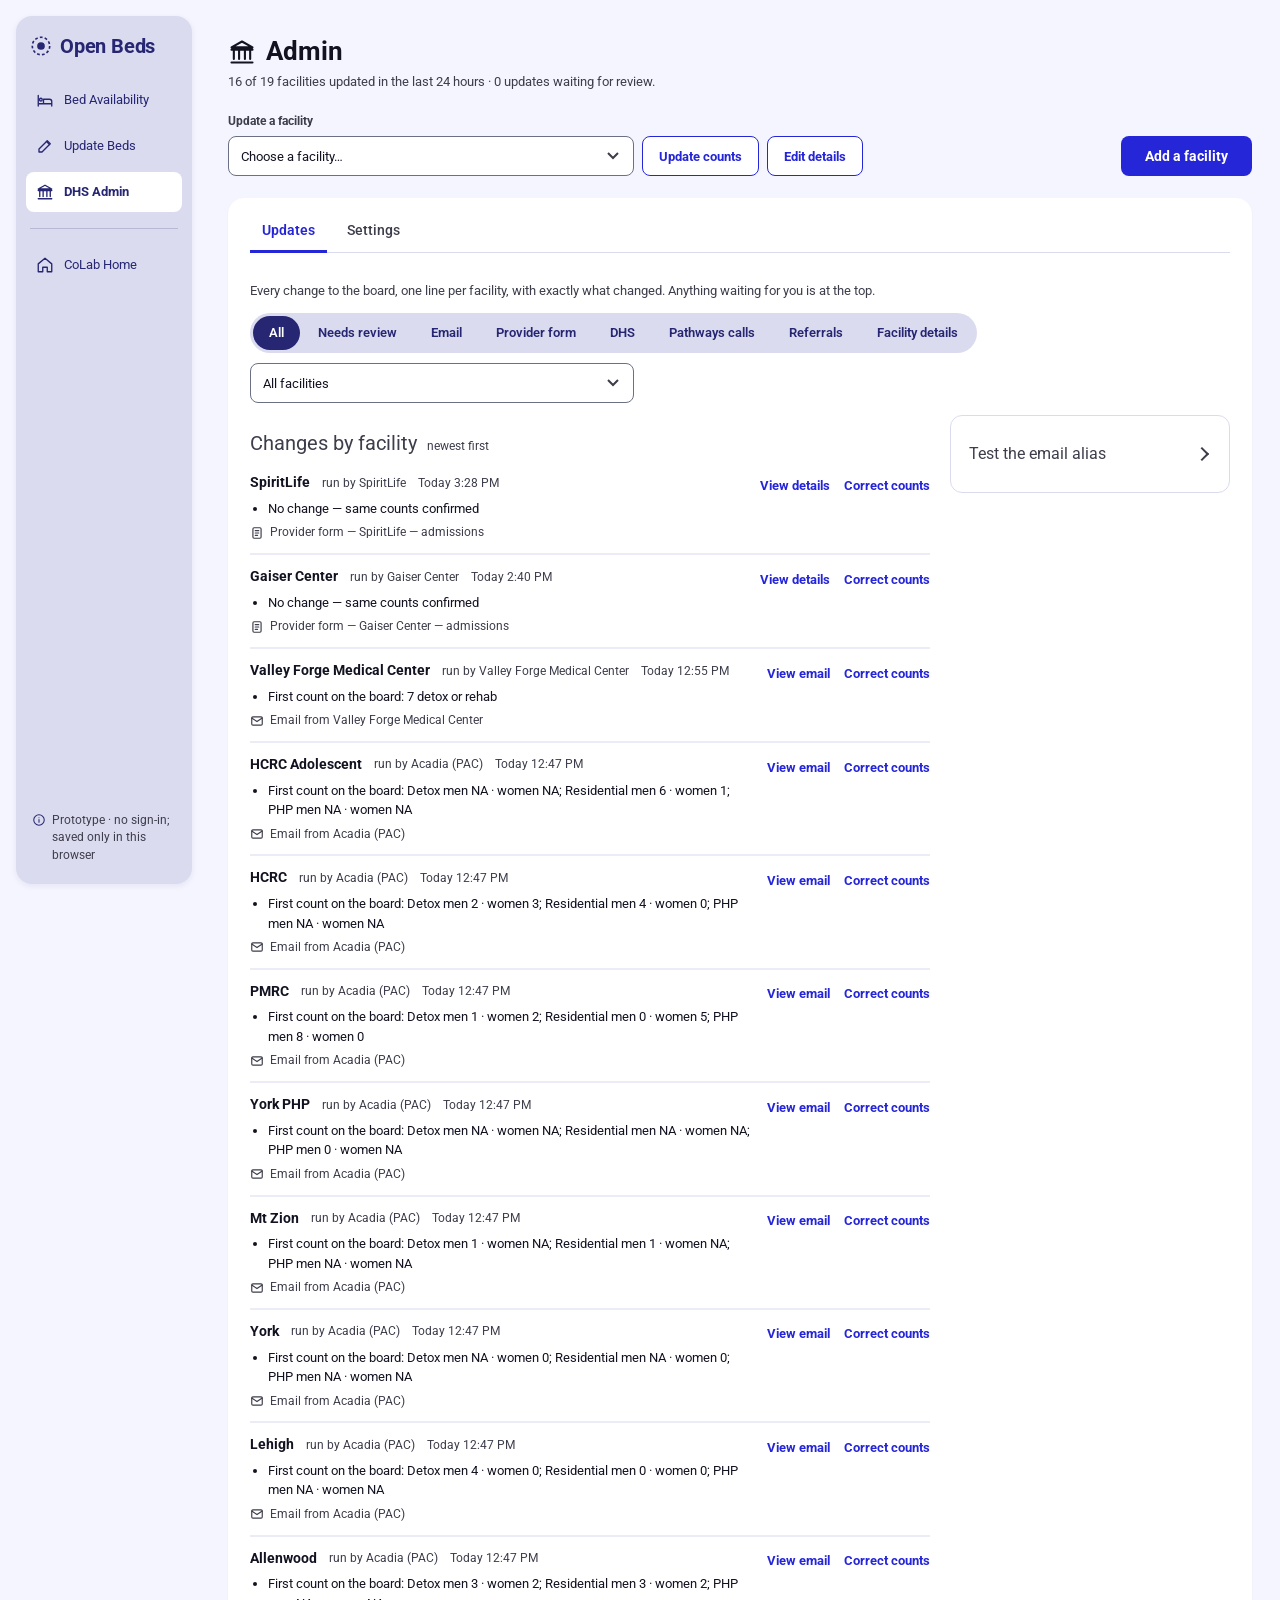
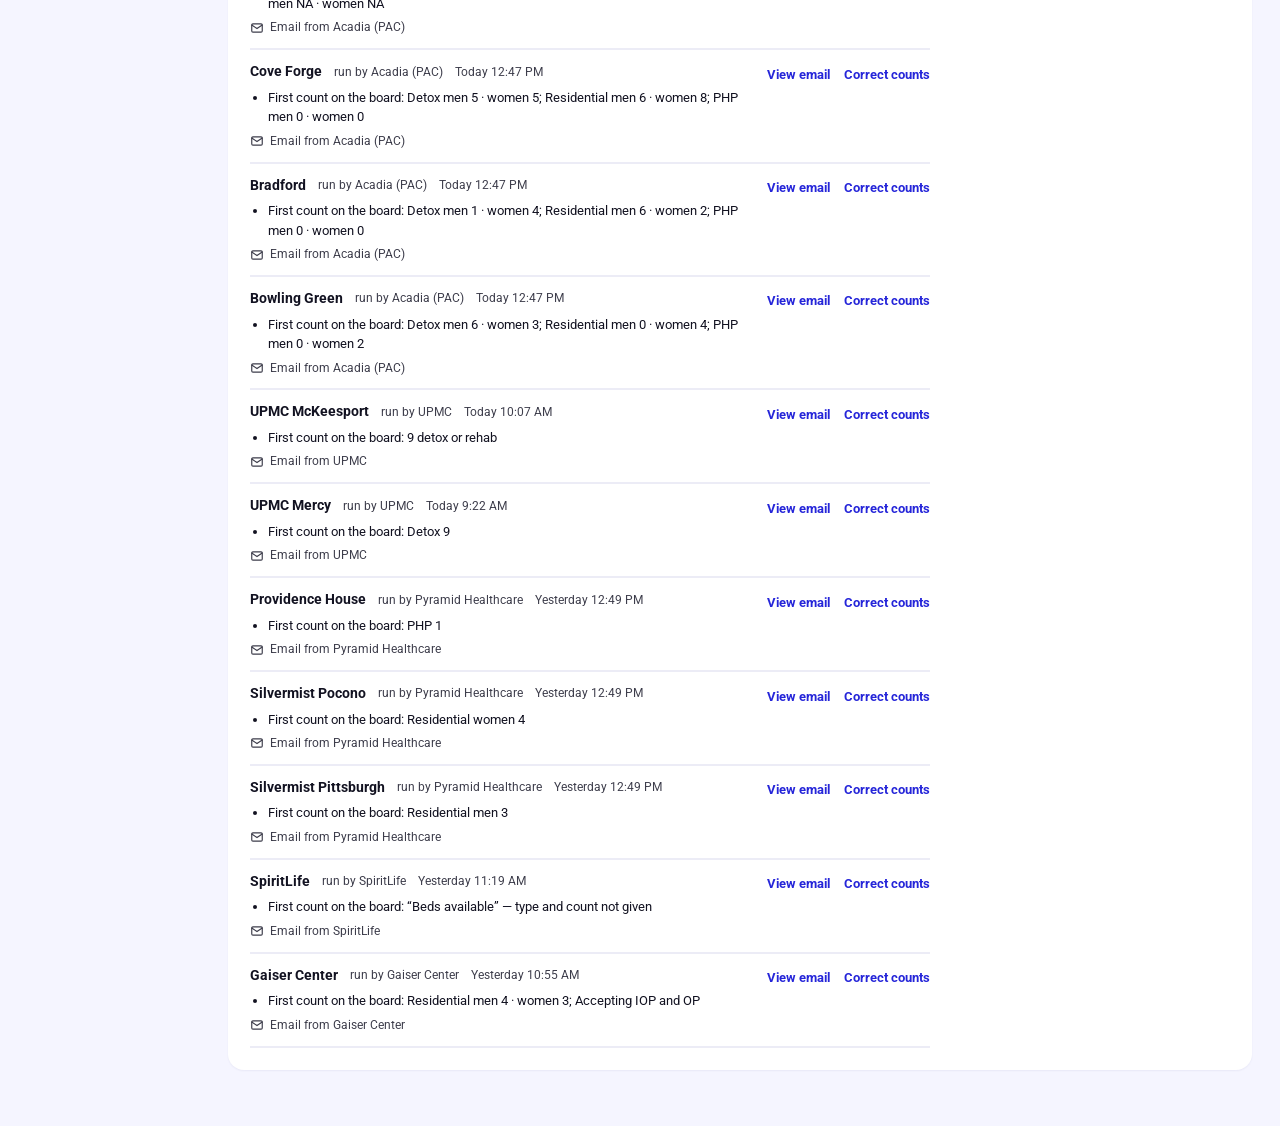
<file: admin.html>
<!doctype html>
<html lang="en">
<head>
  <meta charset="utf-8">
  <meta name="viewport" content="width=device-width, initial-scale=1">
  <title>Open Beds — Admin</title>
  <meta name="description" content="DHS admin for the Open Beds board: every update, review, new facilities and settings.">
  <link rel="preconnect" href="https://fonts.googleapis.com">
  <link rel="preconnect" href="https://fonts.gstatic.com" crossorigin>
  <link href="https://fonts.googleapis.com/css2?family=Roboto:wght@400;500;600;700&display=swap" rel="stylesheet">
  <link rel="icon" href="data:image/svg+xml,%3Csvg xmlns=%27http://www.w3.org/2000/svg%27 viewBox=%270 0 24 24%27%3E%3Ccircle cx=%2712%27 cy=%2712%27 r=%279.5%27 fill=%27none%27 stroke=%27%23262673%27 stroke-width=%272%27 stroke-dasharray=%273 2.4%27/%3E%3Ccircle cx=%2712%27 cy=%2712%27 r=%274.5%27 fill=%27%23262673%27/%3E%3C/svg%3E">
  <link rel="stylesheet" href="assets/styles.css?v=202611141048">
  <link rel="stylesheet" href="assets/colab.css?v=202611141048">
</head>
<body>
  <a class="skip" href="#admin-main">Skip to content</a>
<div class="hub">
  <nav class="sidebar" aria-label="Open Beds">
    <a class="brand" href="index.html"><svg class="icon" width="22" height="22" viewBox="0 0 24 24" fill="none" stroke="currentColor" stroke-width="1.8" aria-hidden="true"><circle cx="12" cy="12" r="9.5" stroke-dasharray="3 2.4"/><circle cx="12" cy="12" r="4.2" fill="currentColor" stroke="none"/></svg>Open Beds</a>
    <a class="side-link" href="index.html"><svg class="icon" width="18" height="18" viewBox="0 0 24 24" fill="none" stroke="currentColor" stroke-width="1.8" stroke-linecap="round" stroke-linejoin="round" aria-hidden="true"><path d="M3 20V6M21 20v-6a3 3 0 0 0-3-3h-8v6M3 17h18"/><circle cx="6.5" cy="11.5" r="1.8"/></svg>Bed Availability</a>
    <a class="side-link" href="update.html"><svg class="icon" width="18" height="18" viewBox="0 0 24 24" fill="none" stroke="currentColor" stroke-width="1.8" stroke-linecap="round" stroke-linejoin="round" aria-hidden="true"><path d="M4 20h4L19 9l-4-4L4 16z"/><path d="M14 6l4 4"/></svg>Update Beds</a>
    <a class="side-link" href="admin.html" aria-current="page"><svg class="icon" width="18" height="18" viewBox="0 0 24 24" fill="none" stroke="currentColor" stroke-width="1.8" stroke-linecap="round" stroke-linejoin="round" aria-hidden="true"><path d="M3 10h18M12 3l9 5H3zM5 10v8M9.5 10v8M14.5 10v8M19 10v8M3 21h18"/></svg>DHS Admin</a>
    <div class="side-divider" role="separator"></div>
    <a class="side-link" href="https://rrybalov.github.io/colab-client-profile/"><svg class="icon" width="18" height="18" viewBox="0 0 24 24" fill="none" stroke="currentColor" stroke-width="1.8" stroke-linecap="round" stroke-linejoin="round" aria-hidden="true"><path d="M3 10.5 12 3l9 7.5V21h-6v-6H9v6H3z"/></svg>CoLab Home</a>
    <p class="side-note"><svg class="icon" width="14" height="14" viewBox="0 0 24 24" fill="none" stroke="currentColor" stroke-width="1.8" stroke-linecap="round" stroke-linejoin="round" aria-hidden="true"><circle cx="12" cy="12" r="9"/><path d="M12 11v5M12 8h.01"/></svg>Prototype · no sign-in; saved only in this browser</p>
  </nav>

  <main class="hub-main" id="admin-main" tabindex="-1">
    <section class="page-h">
      <h1 class="page-title"><svg class="icon" width="28" height="28" viewBox="0 0 24 24" fill="none" stroke="currentColor" stroke-width="1.8" stroke-linecap="round" stroke-linejoin="round" aria-hidden="true"><path d="M3 10h18M12 3l9 5H3zM5 10v8M9.5 10v8M14.5 10v8M19 10v8M3 21h18"/></svg>Admin</h1>
      <p id="admin-meta"></p>
    </section>

    <div class="admin-actions">
      <div class="pick">
        <label class="lbl" for="pick-site">Update a facility</label>
        <div class="pick-row"><select id="pick-site" class="sel-in"></select><button type="button" class="btn" id="pick-go">Update counts</button><button type="button" class="btn" id="pick-details">Edit details</button></div>
      </div>
      <button type="button" class="btn primary" id="add-site">Add a facility</button>
    </div>

    <section class="panel-card board-card admin-card" aria-label="Updates and settings">
    <div class="viewbar">
      <div class="tabs" role="tablist" aria-label="Admin sections">
        <button type="button" role="tab" id="t-updates" aria-controls="p-updates" aria-selected="true">Updates<span class="badge" id="review-badge" hidden></span></button>
        <button type="button" role="tab" id="t-settings" aria-controls="p-settings" aria-selected="false" tabindex="-1">Settings</button>
      </div>
    </div>
    <p class="status" id="a-status" aria-live="polite"></p>

    <section id="p-updates" role="tabpanel" aria-labelledby="t-updates">
      <p class="hint">Every change to the board, one line per facility, with exactly what changed. Anything waiting for you is at the top.</p>
      <div class="upd-filters">
        <div class="seg" id="upd-filter" role="radiogroup" aria-label="Show updates"></div>
        <div class="field" style="margin:0"><label class="sr" for="upd-site">Facility</label><select id="upd-site" class="sel-in"></select></div>
      </div>
      <div class="admin-grid" style="margin-top:12px">
        <div class="main-col"><div id="upd-list"></div></div>
        <aside class="side-col">
          <details class="panel sim" style="margin-top:0">
            <summary><h2 id="sim-h">Test the email alias</h2></summary>
            <p class="hint">Stands in for the future alias. Recognized senders publish automatically; anything the parser isn’t sure of waits for review.</p>
            <div class="field">
              <label class="lbl" for="sim-example">Load an example</label>
              <select id="sim-example" class="sel-in"></select>
            </div>
            <div class="field"><label class="lbl" for="sim-from">From</label><input id="sim-from" class="input wide" type="email" autocomplete="off"></div>
            <div class="field"><label class="lbl" for="sim-subject">Subject</label><input id="sim-subject" class="input wide" type="text" autocomplete="off"></div>
            <div class="field"><label class="lbl" for="sim-body">Body</label><textarea id="sim-body" class="input wide" rows="8"></textarea></div>
            <div class="btnrow"><button type="button" class="btn primary" id="sim-send">Receive email</button></div>
            <div id="sim-result" role="status"></div>
          </details>
        </aside>
      </div>
    </section>

    <section id="p-settings" role="tabpanel" aria-labelledby="t-settings" hidden>
      <div class="panel">
        <h2>Email publishing</h2>
        <label class="toggle-row"><input type="checkbox" id="set-auto"> <span><b>Publish recognized emails automatically.</b> Emails from unknown senders, or with counts the parser can’t place, always wait for review.</span></label>
      </div>
      <div class="panel">
        <h2>Known senders</h2>
        <p class="hint">An email is matched to a provider by its sender’s domain.</p>
        <div class="gridwrap"><table class="sitetbl" style="min-width:0"><thead><tr><th scope="col">Provider</th><th scope="col">Sender domains</th><th scope="col">Facilities</th></tr></thead><tbody id="sender-rows"></tbody></table></div>
      </div>
      <div class="panel">
        <h2>Demo data</h2>
        <p class="hint">Clears everything in this browser and reloads the 7 sample emails.</p>
        <button type="button" class="btn danger" id="reset">Reset demo data</button>
      </div>
    </section>
    </section>
  </main>
</div>
<div class="dialog-wrap" id="dlg-wrap" hidden>
    <div class="dialog" role="dialog" aria-modal="true" aria-labelledby="dlg-h" id="dlg"></div>
  </div>

  <script src="data/sites.js?v=202611141048"></script>
  <script src="data/sample-emails.js?v=202611141048"></script>
  <script src="assets/parser.js?v=202611141048"></script>
  <script src="assets/store.js?v=202611141048"></script>
  <script src="assets/common.js?v=202611141048"></script>
  <script src="assets/editor.js?v=202611141048"></script>
  <script src="assets/profile.js?v=202611141048"></script>
  <script src="assets/facility.js?v=202611141048"></script>
  <script src="assets/admin.js?v=202611141048"></script>
</body>
</html>
</file>
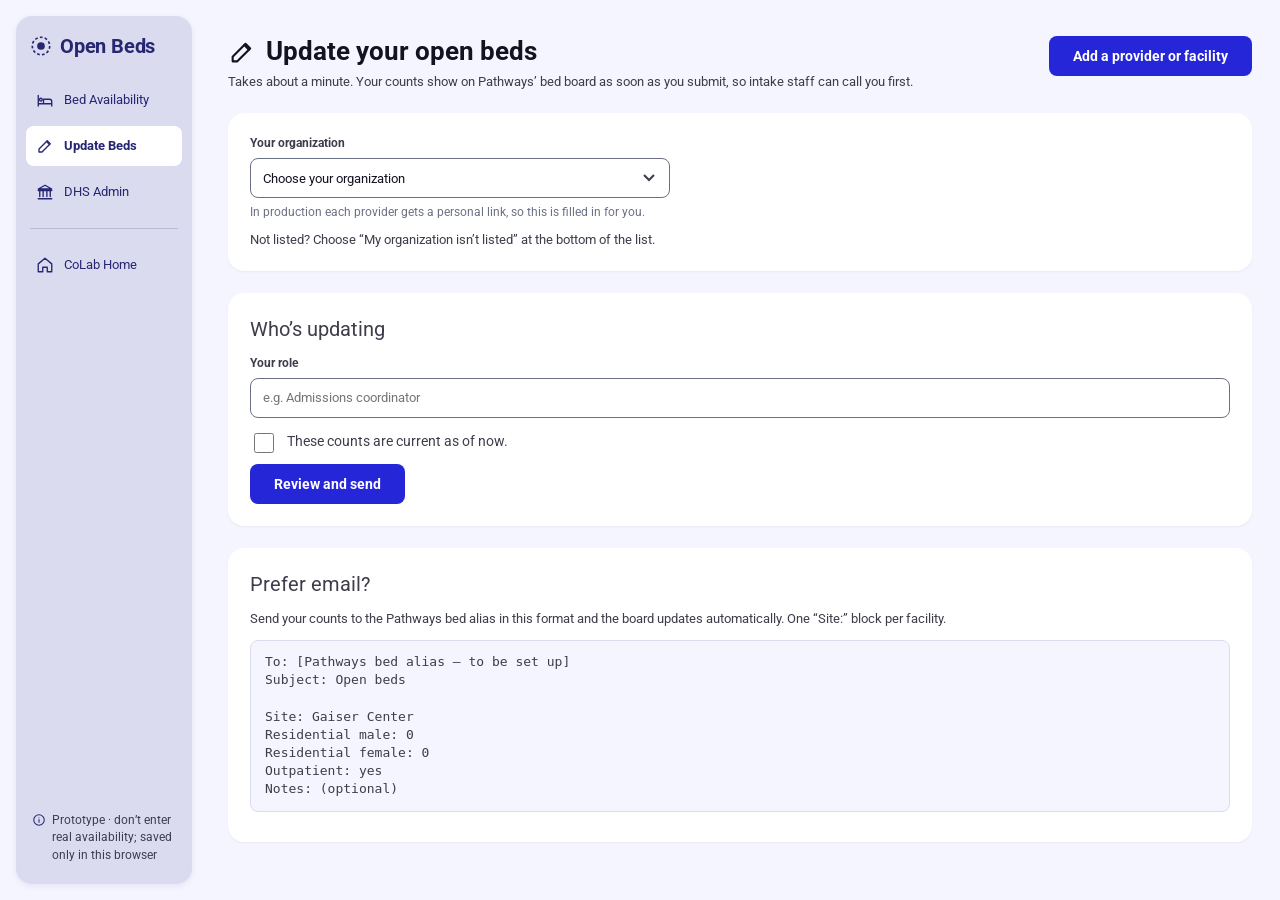
<file: update.html>
<!doctype html>
<html lang="en">
<head>
  <meta charset="utf-8">
  <meta name="viewport" content="width=device-width, initial-scale=1">
  <title>Open Beds — Update your beds</title>
  <meta name="description" content="Providers: tell Pathways how many beds you have open today.">
  <link rel="preconnect" href="https://fonts.googleapis.com">
  <link rel="preconnect" href="https://fonts.gstatic.com" crossorigin>
  <link href="https://fonts.googleapis.com/css2?family=Roboto:wght@400;500;600;700&display=swap" rel="stylesheet">
  <link rel="icon" href="data:image/svg+xml,%3Csvg xmlns=%27http://www.w3.org/2000/svg%27 viewBox=%270 0 24 24%27%3E%3Ccircle cx=%2712%27 cy=%2712%27 r=%279.5%27 fill=%27none%27 stroke=%27%23262673%27 stroke-width=%272%27 stroke-dasharray=%273 2.4%27/%3E%3Ccircle cx=%2712%27 cy=%2712%27 r=%274.5%27 fill=%27%23262673%27/%3E%3C/svg%3E">
  <link rel="stylesheet" href="assets/styles.css?v=202611141048">
  <link rel="stylesheet" href="assets/colab.css?v=202611141048">
</head>
<body>
  <a class="skip" href="#form-main">Skip to form</a>
<div class="hub">
  <nav class="sidebar" aria-label="Open Beds">
    <a class="brand" href="index.html"><svg class="icon" width="22" height="22" viewBox="0 0 24 24" fill="none" stroke="currentColor" stroke-width="1.8" aria-hidden="true"><circle cx="12" cy="12" r="9.5" stroke-dasharray="3 2.4"/><circle cx="12" cy="12" r="4.2" fill="currentColor" stroke="none"/></svg>Open Beds</a>
    <a class="side-link" href="index.html"><svg class="icon" width="18" height="18" viewBox="0 0 24 24" fill="none" stroke="currentColor" stroke-width="1.8" stroke-linecap="round" stroke-linejoin="round" aria-hidden="true"><path d="M3 20V6M21 20v-6a3 3 0 0 0-3-3h-8v6M3 17h18"/><circle cx="6.5" cy="11.5" r="1.8"/></svg>Bed Availability</a>
    <a class="side-link" href="update.html" aria-current="page"><svg class="icon" width="18" height="18" viewBox="0 0 24 24" fill="none" stroke="currentColor" stroke-width="1.8" stroke-linecap="round" stroke-linejoin="round" aria-hidden="true"><path d="M4 20h4L19 9l-4-4L4 16z"/><path d="M14 6l4 4"/></svg>Update Beds</a>
    <a class="side-link" href="admin.html"><svg class="icon" width="18" height="18" viewBox="0 0 24 24" fill="none" stroke="currentColor" stroke-width="1.8" stroke-linecap="round" stroke-linejoin="round" aria-hidden="true"><path d="M3 10h18M12 3l9 5H3zM5 10v8M9.5 10v8M14.5 10v8M19 10v8M3 21h18"/></svg>DHS Admin</a>
    <div class="side-divider" role="separator"></div>
    <a class="side-link" href="https://rrybalov.github.io/colab-client-profile/"><svg class="icon" width="18" height="18" viewBox="0 0 24 24" fill="none" stroke="currentColor" stroke-width="1.8" stroke-linecap="round" stroke-linejoin="round" aria-hidden="true"><path d="M3 10.5 12 3l9 7.5V21h-6v-6H9v6H3z"/></svg>CoLab Home</a>
    <p class="side-note"><svg class="icon" width="14" height="14" viewBox="0 0 24 24" fill="none" stroke="currentColor" stroke-width="1.8" stroke-linecap="round" stroke-linejoin="round" aria-hidden="true"><circle cx="12" cy="12" r="9"/><path d="M12 11v5M12 8h.01"/></svg>Prototype · don’t enter real availability; saved only in this browser</p>
  </nav>

  <main class="hub-main" id="form-main" tabindex="-1">
    <section class="page-h with-cta">
      <div>
        <h1 class="page-title"><svg class="icon" width="28" height="28" viewBox="0 0 24 24" fill="none" stroke="currentColor" stroke-width="1.8" stroke-linecap="round" stroke-linejoin="round" aria-hidden="true"><path d="M4 20h4L19 9l-4-4L4 16z"/><path d="M14 6l4 4"/></svg>Update your open beds</h1>
        <p>Takes about a minute. Your counts show on Pathways’ bed board as soon as you submit, so intake staff can call you first.</p>
      </div>
      <button type="button" class="btn primary" id="cta-add">Add a provider or facility</button>
    </section>

    <div id="done" class="success" hidden tabindex="-1"></div>

    <form id="upd" novalidate>
      <div class="panel">
        <div class="field" style="margin:0">
          <label class="lbl" for="org">Your organization</label>
          <select id="org" class="sel-in" style="max-width:420px"></select>
          <span class="help">In production each provider gets a personal link, so this is filled in for you.</span>
        </div>
        <p class="hint" id="org-hint" style="margin:10px 0 0">Not listed? Choose “My organization isn’t listed” at the bottom of the list.</p>
        <div id="neworg" hidden>
          <h2 style="margin-top:16px">Your organization</h2>
          <p class="hint">Already listed and adding a location? Choose your organization above instead, then “Add a facility.”</p>
          <div class="row2">
            <div class="field"><label class="lbl" for="np-orgname">Organization name <span class="help">(required)</span></label><input id="np-orgname" class="input wide" type="text" autocomplete="organization"></div>
            <div class="field"><label class="lbl" for="np-domain">Email domain you send from <span class="help">(optional, e.g. provider.org)</span></label><input id="np-domain" class="input wide" type="text" autocomplete="off"></div>
          </div>
        </div>
      </div>

      <div class="panel" id="beds-panel" hidden>
        <h2>Open beds right now</h2>
        <p class="hint">Open each facility to update it — enter a number for each bed you offer, <b>0</b> if full, <b>NA</b> if you don’t offer it. Grey numbers are your last update. Nothing changed? Use “No change — confirm last counts.” Facilities you leave alone stay as they are. You’ll see everything once more before it’s sent.</p>
        <nav class="jump" id="jump" aria-label="Your facilities" hidden><ul id="jump-list"></ul></nav>
        <div id="sites"></div>
      </div>

      <div class="panel" id="facs-panel" hidden>
        <h2 id="facs-h">A facility that isn’t listed?</h2>
        <p class="hint" id="facs-hint"></p>
        <div id="new-facs"></div>
        <div class="btnrow"><button type="button" class="btn" id="add-fac">Add a facility</button></div>
      </div>

      <div class="panel">
        <h2>Who’s updating</h2>
        <div class="row2">
          <div class="field">
            <label class="lbl" for="who">Your role</label>
            <input id="who" class="input wide" type="text" autocomplete="organization-title" placeholder="e.g. Admissions coordinator">
          </div>
        </div>
        <label class="toggle-row"><input type="checkbox" id="confirm"> <span>These counts are current as of now.</span></label>
        <div class="err" id="form-err" role="alert" hidden></div>
        <div class="btnrow">
          <button type="submit" class="btn primary" id="submit">Review and send</button>
        </div>
      </div>
    </form>

    <div class="panel">
      <h2>Prefer email?</h2>
      <p class="hint">Send your counts to the Pathways bed alias in this format and the board updates automatically. One “Site:” block per facility.</p>
      <pre class="tmpl" id="tmpl"></pre>
    </div>
  </main>
</div>
<script src="data/sites.js?v=202611141048"></script>
  <script src="data/sample-emails.js?v=202611141048"></script>
  <script src="assets/parser.js?v=202611141048"></script>
  <script src="assets/store.js?v=202611141048"></script>
  <script src="assets/common.js?v=202611141048"></script>
  <script src="assets/editor.js?v=202611141048"></script>
  <script src="assets/profile.js?v=202611141048"></script>
  <script src="assets/facility.js?v=202611141048"></script>
  <script src="assets/update.js?v=202611141048"></script>
</body>
</html>
</file>
<file: assets/styles.css>
/* ACDHS design system tokens */
:root {
  --white: #FFFFFF;
  --smoke: #F5F5FF;
  --ash: #DBDBF0;
  --black: #121221;
  --slate: #3D3D4B;
  --stone: #6C7084;
  --blue: #2626D9;
  --light-blue: #5E66BA;
  --dark-blue: #262673;
  --green: #05DEB4;
  --yellow: #EDCA91;
  --red: #ED9489;
  --sky: #ACD0FF;

  --green-tint: #DAF8F1;
  --yellow-tint: #FFF7EA;
  --red-tint: #FBE5E2;
  --brown: #3A2A0C;

  --radius: 12px;
  --font: "Roboto", system-ui, -apple-system, "Segoe UI", sans-serif;
}

* { box-sizing: border-box; }
html { -webkit-text-size-adjust: 100%; }
body { margin: 0; background: var(--smoke); color: var(--black); font-family: var(--font); font-size: 15px; line-height: 1.45; }
a { color: var(--blue); }
a:hover { color: var(--dark-blue); }
:focus-visible { outline: 3px solid var(--blue); outline-offset: 2px; }
[hidden] { display: none !important; }

.wrap { max-width: 1320px; margin: 0 auto; padding: 0 24px; }
.skip { position: absolute; left: -9999px; }
.skip:focus { left: 16px; top: 8px; z-index: 10; background: var(--white); padding: 8px 12px; border-radius: 8px; }

/* Top bar */
.topbar { background: var(--dark-blue); color: var(--white); }
.topbar-inner { min-height: 60px; display: flex; flex-wrap: wrap; align-items: center; justify-content: space-between; gap: 8px 24px; padding-top: 10px; padding-bottom: 10px; }
.brand { display: flex; flex-wrap: wrap; align-items: baseline; gap: 4px 14px; }
.brand-name { font-size: 19px; font-weight: 700; }
.brand-sub { font-size: 14px; color: var(--ash); }
.proto { font-size: 13px; color: var(--ash); }

/* Intro */
.intro { padding: 28px 0 12px; }
h1 { margin: 0; font-size: 32px; font-weight: 300; line-height: 1.15; }
.meta { margin: 6px 0 0; font-size: 14px; color: var(--slate); }

.notice { display: flex; gap: 12px; align-items: flex-start; background: var(--white); border: 1px solid var(--ash); border-radius: 10px; padding: 12px 16px; margin: 4px 0 16px; }
.notice svg { flex: none; fill: none; stroke: var(--dark-blue); stroke-width: 2; stroke-linecap: round; margin-top: 1px; }
.notice p { margin: 0; font-size: 14px; color: var(--slate); }

/* Filters */
.filters { background: var(--white); border: 1px solid var(--ash); border-radius: var(--radius); padding: 14px 16px; display: flex; flex-wrap: wrap; gap: 14px 22px; align-items: flex-end; }
.seg-group { border: 0; margin: 0; padding: 0; min-width: 0; }
.seg-group legend, .lbl { display: block; font-size: 12px; font-weight: 700; color: var(--slate); margin-bottom: 6px; padding: 0; }
.seg { display: inline-flex; flex-wrap: wrap; border: 1.5px solid var(--dark-blue); border-radius: 10px; overflow: hidden; background: var(--white); }
.seg input { position: absolute; opacity: 0; width: 1px; height: 1px; }
.seg label { display: inline-flex; align-items: center; min-height: 40px; padding: 0 14px; font-size: 14px; font-weight: 500; color: var(--dark-blue); cursor: pointer; border-left: 1px solid var(--ash); white-space: nowrap; }
.seg label:first-of-type { border-left: 0; }
.seg input:checked + label { background: var(--dark-blue); color: var(--white); font-weight: 700; }
.seg input:focus-visible + label { outline: 3px solid var(--blue); outline-offset: -3px; }
.filter-col { display: flex; flex-direction: column; min-width: 0; }
.filter-col.checks { gap: 6px; }
.input { font-family: inherit; font-size: 14px; color: var(--black); background: var(--white); border: 1px solid var(--stone); border-radius: 8px; min-height: 40px; padding: 8px 12px; }
#f-search { width: 260px; max-width: 100%; }
.check { display: flex; align-items: center; gap: 8px; font-size: 14px; color: var(--slate); min-height: 28px; cursor: pointer; }
.check input { width: 18px; height: 18px; accent-color: var(--dark-blue); }

/* Summary tiles */
.tiles { display: grid; grid-template-columns: repeat(auto-fit, minmax(170px, 1fr)); gap: 12px; margin: 16px 0; }
.tile { font-family: inherit; text-align: left; background: var(--white); border: 1.5px solid var(--ash); border-radius: var(--radius); padding: 14px 16px; display: flex; flex-direction: column; gap: 3px; color: var(--black); }
button.tile { cursor: pointer; }
button.tile:hover { border-color: var(--light-blue); }
.tile[aria-pressed="true"] { border: 2px solid var(--light-blue); background: var(--smoke); }
.tile .n { font-size: 30px; font-weight: 300; line-height: 1.1; color: var(--dark-blue); }
.tile .l { font-size: 13px; font-weight: 700; color: var(--slate); }
.tile .s { font-size: 12px; color: var(--stone); }
.tile.note { background: transparent; border-style: dashed; border-color: var(--stone); }
.tile.note .n { color: var(--slate); }

/* View bar */
.viewbar { display: flex; flex-wrap: wrap; gap: 12px 20px; align-items: flex-end; justify-content: space-between; margin: 8px 0 4px; }
.tabs { display: inline-flex; flex-wrap: wrap; gap: 4px; border-bottom: 2px solid var(--ash); }
.tabs button { font-family: inherit; font-size: 15px; font-weight: 500; color: var(--slate); background: none; border: 0; border-bottom: 3px solid transparent; margin-bottom: -2px; padding: 10px 14px; min-height: 44px; cursor: pointer; }
.tabs button[aria-selected="true"] { color: var(--dark-blue); font-weight: 700; border-bottom-color: var(--dark-blue); }
.sortbox { display: flex; flex-direction: column; }
.status { font-size: 14px; color: var(--slate); margin: 12px 0; }
#results:focus { outline: none; }

/* Group headings */
.group-h { display: flex; align-items: baseline; gap: 10px; margin: 18px 0 8px; }
.group-h h2 { margin: 0; font-size: 17px; font-weight: 700; color: var(--dark-blue); }
.group-h span { font-size: 13px; color: var(--stone); }

/* Site cards */
.cards { display: flex; flex-direction: column; gap: 8px; }
.card { background: var(--white); border: 1px solid var(--ash); border-radius: var(--radius); padding: 14px 16px; display: grid; grid-template-columns: 112px minmax(0, 1fr) auto; gap: 8px 18px; align-items: start; }
.count { border-radius: 10px; padding: 10px 8px; text-align: center; display: flex; flex-direction: column; gap: 2px; justify-content: center; min-height: 76px; }
.count b { font-size: 30px; font-weight: 300; line-height: 1; }
.count span { font-size: 11.5px; color: var(--slate); line-height: 1.25; }
.count.open { background: var(--green-tint); border: 1px solid var(--green); }
.count.avail { background: var(--white); border: 1.5px dashed var(--light-blue); }
.count.avail b { font-size: 16px; font-weight: 700; color: var(--dark-blue); }
.count.full { background: var(--smoke); border: 1px solid var(--ash); }
.count.full b { font-size: 16px; font-weight: 500; color: var(--slate); }
.site h3 { margin: 0; font-size: 17px; font-weight: 700; }
.site .full-name { font-weight: 400; color: var(--slate); font-size: 14px; }
.site .where { font-size: 13px; color: var(--slate); margin-top: 2px; }
.split { display: flex; flex-wrap: wrap; gap: 6px; margin-top: 8px; }
.pill { display: inline-block; font-size: 12px; font-weight: 500; padding: 4px 9px; border-radius: 999px; background: var(--smoke); border: 1px solid var(--ash); color: var(--slate); }
.pill.strong { color: var(--black); font-weight: 700; }
.pill.warn { background: var(--yellow-tint); border-color: var(--yellow); color: var(--brown); }
.pill.tag { background: var(--white); border-color: var(--light-blue); color: var(--dark-blue); }
.side { display: flex; flex-direction: column; align-items: flex-end; gap: 8px; text-align: right; }
.fr { display: inline-block; font-size: 12px; font-weight: 700; padding: 4px 9px; border-radius: 999px; white-space: nowrap; }
.fr.fresh { background: var(--green); color: var(--black); }
.fr.aging { background: var(--yellow); color: var(--brown); }
.fr.stale { background: var(--red); color: var(--black); }
.call { display: inline-flex; align-items: center; gap: 6px; min-height: 40px; padding: 0 14px; border-radius: 8px; background: var(--blue); color: var(--white); font-weight: 700; font-size: 14px; text-decoration: none; white-space: nowrap; }
.call:hover { background: var(--dark-blue); color: var(--white); }
.call svg { fill: none; stroke: currentColor; stroke-width: 2; }
.nocall { font-size: 12.5px; color: var(--stone); max-width: 180px; }
.src { grid-column: 2 / 4; }
.src summary { font-size: 13px; color: var(--blue); cursor: pointer; min-height: 28px; display: inline-flex; align-items: center; }
.src p { margin: 4px 0 0; font-size: 13px; color: var(--slate); }

details.more { background: var(--white); border: 1px solid var(--ash); border-radius: var(--radius); padding: 10px 16px; margin-top: 10px; }
details.more > summary { font-size: 15px; font-weight: 700; color: var(--dark-blue); cursor: pointer; min-height: 32px; display: flex; align-items: center; }
details.more .cards { margin: 8px 0 6px; }
.footnote { font-size: 13px; color: var(--stone); margin: 14px 2px 0; }

.empty { background: var(--white); border: 1px dashed var(--stone); border-radius: var(--radius); padding: 28px; text-align: center; color: var(--slate); }

/* Grid */
.gridwrap { background: var(--white); border: 1px solid var(--ash); border-radius: var(--radius); overflow-x: auto; }
table.grid { width: 100%; border-collapse: collapse; min-width: 860px; font-size: 14px; }
.grid th, .grid td { padding: 10px 12px; border-bottom: 1px solid #ECECF7; text-align: left; vertical-align: middle; }
.grid thead th { font-size: 12px; text-transform: uppercase; letter-spacing: .05em; color: var(--slate); background: var(--smoke); position: sticky; top: 0; }
.grid thead th.num { text-align: center; }
.grid thead th.sel { color: var(--dark-blue); box-shadow: inset 0 -3px 0 var(--dark-blue); }
.grid .region-row th { background: var(--white); font-size: 13px; color: var(--dark-blue); text-transform: none; letter-spacing: 0; padding-top: 16px; }
.grid td.c { text-align: center; }
.grid .site-name b { display: block; }
.grid .site-name span { font-size: 12.5px; color: var(--stone); }
.cell { display: inline-flex; flex-direction: column; align-items: center; min-width: 64px; padding: 6px 8px; border-radius: 8px; }
.cell b { font-size: 17px; line-height: 1.1; }
.cell small { font-size: 11px; color: var(--slate); white-space: nowrap; }
.cell.open { background: var(--green-tint); border: 1px solid var(--green); }
.cell.full { background: var(--smoke); color: var(--slate); }
.cell.full b, .cell.na b, .cell.nr b { font-size: 13px; font-weight: 500; }
.cell.na { color: var(--stone); }
.cell.nr { color: var(--stone); }
.cell.avail { border: 1.5px dashed var(--light-blue); color: var(--dark-blue); }
.cell.avail b { font-size: 13px; }
.cell.wide { width: 100%; }
.legend { display: flex; flex-wrap: wrap; gap: 8px 18px; font-size: 12.5px; color: var(--slate); padding: 12px 14px; border-top: 1px solid var(--ash); align-items: center; }
.legend .cell { min-width: 40px; padding: 2px 8px; }

/* Reports */
.cov { display: grid; grid-template-columns: repeat(auto-fit, minmax(220px, 1fr)); gap: 12px; margin-bottom: 14px; }
.rep { background: var(--white); border: 1px solid var(--ash); border-radius: var(--radius); padding: 16px 18px; display: grid; grid-template-columns: minmax(0, 1.1fr) minmax(0, 1.6fr); gap: 10px 24px; margin-bottom: 10px; }
.rep h3 { margin: 0; font-size: 16px; }
.rep .sub { font-size: 13px; color: var(--slate); margin-top: 2px; }
.rep dl { margin: 0; display: grid; grid-template-columns: 110px minmax(0, 1fr); gap: 6px 12px; font-size: 13.5px; }
.rep dt { color: var(--stone); font-weight: 500; }
.rep dd { margin: 0; color: var(--black); }
.lvl { display: inline-block; font-size: 12px; font-weight: 700; padding: 4px 9px; border-radius: 999px; }
.lvl.by-sex { background: var(--dark-blue); color: var(--white); }
.lvl.by-type { background: var(--sky); color: var(--black); }
.lvl.total-only { background: var(--ash); color: var(--black); }
.lvl.none { background: var(--white); border: 1.5px dashed var(--stone); color: var(--slate); }

.foot { padding-top: 24px; padding-bottom: 40px; }
.foot p { font-size: 13px; color: var(--stone); margin: 0; }

@media (max-width: 760px) {
  .wrap { padding: 0 16px; }
  h1 { font-size: 26px; }
  .card { grid-template-columns: 84px minmax(0, 1fr); }
  .side { grid-column: 1 / 3; flex-direction: row; justify-content: space-between; align-items: center; text-align: left; }
  .src { grid-column: 1 / 3; }
  .count b { font-size: 24px; }
  .rep { grid-template-columns: 1fr; }
  .seg label { padding: 0 11px; }
  #f-search { width: 100%; }
  .filter-col { flex: 1 1 100%; }
}

.sr { position: absolute; width: 1px; height: 1px; overflow: hidden; clip: rect(0 0 0 0); white-space: nowrap; }

/* ---- Multi-page additions ---- */
.mainnav { display: flex; flex-wrap: wrap; gap: 2px; }
.mainnav a { color: var(--ash); text-decoration: none; font-size: 14px; padding: 10px 12px; min-height: 44px; display: inline-flex; align-items: center; border-bottom: 3px solid transparent; }
.mainnav a:hover { color: var(--white); }
.mainnav a[aria-current="page"] { color: var(--white); font-weight: 700; border-bottom-color: var(--sky); }
.demo-bar { background: var(--yellow-tint); border-bottom: 1px solid var(--yellow); color: var(--brown); font-size: 13px; }
.demo-bar .wrap { padding-top: 8px; padding-bottom: 8px; }

.src-chip { display: inline-flex; align-items: center; gap: 5px; font-size: 12px; font-weight: 500; color: var(--dark-blue); background: var(--smoke); border: 1px solid var(--ash); border-radius: 999px; padding: 3px 9px; white-space: nowrap; }
.src-chip svg { fill: none; stroke: currentColor; stroke-width: 2; stroke-linecap: round; stroke-linejoin: round; }
.src-chip.src-admin { background: var(--white); border-color: var(--dark-blue); }
.upd-cell { white-space: nowrap; }
.upd-cell .src-chip { margin-left: 4px; }

.feed { background: var(--white); border: 1px solid var(--ash); border-radius: var(--radius); padding: 12px 16px; display: flex; flex-direction: column; gap: 6px; }
.feed-top { display: flex; flex-wrap: wrap; align-items: center; gap: 8px; }
.feed-top b { font-size: 15px; margin-right: 4px; }
.feed-sites { font-size: 13.5px; color: var(--slate); }
.feed-note { font-size: 13.5px; color: var(--black); font-style: italic; }

/* Forms (provider + admin) */
.page-h { padding: 28px 0 8px; }
.page-h p { margin: 6px 0 0; color: var(--slate); max-width: 760px; }
.panel { background: var(--white); border: 1px solid var(--ash); border-radius: var(--radius); padding: 18px 20px; margin: 14px 0; }
.panel h2 { margin: 0 0 4px; font-size: 18px; }
.panel .hint { margin: 0 0 12px; font-size: 13.5px; color: var(--slate); }
.field { display: flex; flex-direction: column; gap: 6px; margin-bottom: 14px; }
.field label, .field .lbl { margin: 0; }
.field .help { font-size: 12.5px; color: var(--stone); }
.input.wide { width: 100%; }
textarea.input { min-height: 90px; resize: vertical; font-family: inherit; }
.row2 { display: grid; grid-template-columns: repeat(auto-fit, minmax(220px, 1fr)); gap: 0 16px; }

.site-edit { border: 1px solid var(--ash); border-radius: 10px; padding: 14px 16px; margin-bottom: 12px; background: var(--white); }
.site-edit-h { display: flex; flex-wrap: wrap; justify-content: space-between; gap: 6px 12px; align-items: baseline; margin-bottom: 10px; }
.site-edit-h h3 { margin: 0; font-size: 16px; }
.site-edit-h .last { font-size: 12.5px; color: var(--stone); display: inline-flex; gap: 6px; align-items: center; flex-wrap: wrap; }
table.bedtbl { border-collapse: collapse; width: 100%; max-width: 560px; }
.bedtbl th, .bedtbl td { padding: 6px 8px 6px 0; text-align: left; font-size: 14px; }
.bedtbl thead th { font-size: 12px; color: var(--slate); font-weight: 700; }
.bedtbl tbody th { font-weight: 500; color: var(--black); white-space: nowrap; }
.num-in { width: 84px; font-family: inherit; font-size: 16px; text-align: center; border: 1px solid var(--stone); border-radius: 8px; min-height: 44px; padding: 6px; }
.num-in[aria-invalid="true"] { border: 2px solid #B3261E; }
.num-in.prefilled { color: var(--slate); }
.sel-in { font-family: inherit; font-size: 15px; border: 1px solid var(--stone); border-radius: 8px; min-height: 44px; padding: 6px 10px; background: var(--white); }
.err { color: #B3261E; font-size: 13px; margin-top: 6px; }
.btnrow { display: flex; flex-wrap: wrap; gap: 10px; align-items: center; margin-top: 8px; }
.btn { font-family: inherit; font-size: 15px; font-weight: 700; min-height: 44px; padding: 0 20px; border-radius: 8px; cursor: pointer; border: 1.5px solid var(--blue); background: var(--white); color: var(--blue); text-decoration: none; display: inline-flex; align-items: center; gap: 8px; }
.btn.primary { background: var(--blue); color: var(--white); }
.btn.primary:hover { background: var(--dark-blue); border-color: var(--dark-blue); }
.btn.danger { border-color: #B3261E; color: #B3261E; }
.btn.small { min-height: 36px; padding: 0 12px; font-size: 13.5px; }
.btn.link { border: 0; padding: 0 6px; background: none; }
.success { background: var(--green-tint); border: 1px solid var(--green); border-radius: var(--radius); padding: 18px 20px; margin: 14px 0; }
.success h2 { margin: 0 0 6px; font-size: 18px; }
pre.tmpl { background: var(--smoke); border: 1px solid var(--ash); border-radius: 8px; padding: 12px 14px; font-size: 13px; white-space: pre-wrap; margin: 8px 0; }

/* Admin */
.badge { display: inline-flex; align-items: center; justify-content: center; min-width: 22px; height: 22px; padding: 0 6px; border-radius: 999px; background: var(--red); color: var(--black); font-size: 12px; font-weight: 700; margin-left: 6px; }
.status-chip { display: inline-block; font-size: 12px; font-weight: 700; padding: 4px 9px; border-radius: 999px; white-space: nowrap; }
.st-published { background: var(--green); color: var(--black); }
.st-review { background: var(--yellow); color: var(--brown); }
.st-rejected { background: var(--ash); color: var(--slate); }
.conf { font-size: 12px; font-weight: 500; color: var(--slate); }
.mail { background: var(--white); border: 1px solid var(--ash); border-radius: var(--radius); padding: 14px 16px; margin-bottom: 10px; }
.mail.review { border: 2px solid var(--yellow); }
.mail-top { display: flex; flex-wrap: wrap; gap: 6px 10px; align-items: center; }
.mail-top b { font-size: 15px; }
.mail-meta { font-size: 13px; color: var(--slate); margin: 4px 0 8px; }
.mail ul.parsed { margin: 6px 0; padding-left: 18px; font-size: 13.5px; }
.mail .warns { display: flex; flex-wrap: wrap; gap: 6px; margin: 6px 0; }
.mail pre { background: var(--smoke); border-radius: 8px; padding: 10px 12px; font-size: 12.5px; white-space: pre-wrap; max-height: 220px; overflow: auto; }
.assign { display: flex; flex-wrap: wrap; gap: 8px; align-items: center; margin: 8px 0; font-size: 13.5px; }
.admin-grid { display: flex; flex-wrap: wrap; gap: 16px; align-items: flex-start; }
.admin-grid > .main-col { flex: 999 1 560px; min-width: 0; }
.admin-grid > .side-col { flex: 1 1 320px; max-width: 420px; }
table.sitetbl { width: 100%; border-collapse: collapse; font-size: 14px; min-width: 720px; }
.sitetbl th, .sitetbl td { text-align: left; padding: 10px 10px; border-bottom: 1px solid #ECECF7; vertical-align: top; }
.sitetbl thead th { font-size: 12px; text-transform: uppercase; letter-spacing: .05em; color: var(--slate); background: var(--smoke); }
.sitetbl td.sum { color: var(--slate); font-size: 13px; max-width: 360px; }
.dialog-wrap { position: fixed; inset: 0; background: rgba(18, 18, 33, .45); display: flex; align-items: flex-start; justify-content: center; padding: 40px 16px; overflow: auto; z-index: 20; }
.dialog { background: var(--white); border-radius: var(--radius); max-width: 680px; width: 100%; padding: 20px 22px; box-shadow: 0 12px 40px rgba(18, 18, 33, .25); }
.dialog h2 { margin: 0 0 4px; font-size: 19px; }
.toggle-row { display: flex; gap: 10px; align-items: flex-start; font-size: 14px; }
.toggle-row input { width: 20px; height: 20px; margin-top: 1px; accent-color: var(--dark-blue); }

@media (max-width: 760px) {
  .topbar-inner { padding-top: 6px; padding-bottom: 0; }
  .mainnav a { padding: 8px 8px; }
  .num-in { width: 64px; }
}
.sel-in { max-width: 100%; }
.admin-grid > .side-col { min-width: 0; flex-basis: 280px; }
.side-col .sel-in { width: 100%; }
@media (max-width: 760px) {
  .side { flex-wrap: wrap; gap: 8px; }
}
.site-edit .full-name { font-weight: 400; color: var(--slate); font-size: 14px; }

/* Who they take */
.fit { grid-column: 2 / 4; border-top: 1px solid #ECECF7; padding-top: 10px; }
.fit-h { margin: 0 0 6px; font-size: 12px; font-weight: 700; letter-spacing: .06em; text-transform: uppercase; color: var(--dark-blue); }
.fit dl { margin: 0; display: grid; grid-template-columns: 96px minmax(0, 1fr); gap: 5px 12px; font-size: 13px; line-height: 1.4; }
.fit dt { color: var(--stone); font-weight: 500; }
.fit dd { margin: 0; color: var(--black); }
.lvl-chip { display: inline-block; font-size: 12px; font-weight: 700; padding: 2px 8px; border-radius: 6px; border: 1px solid var(--light-blue); color: var(--dark-blue); background: var(--white); margin: 0 4px 2px 0; }
.lvl-chip.hit { background: var(--dark-blue); color: var(--white); border-color: var(--dark-blue); }
.fit-note { display: block; font-size: 12px; color: var(--stone); margin-top: 2px; }
.fit-x { color: #8C1D18; font-weight: 500; }
.fit-none { color: var(--stone); }
.fit-src { margin: 6px 0 0; font-size: 12px; color: var(--stone); }
.grid .site-name .grid-lv { display: block; font-size: 12px; color: var(--dark-blue); margin-top: 2px; }
@media (max-width: 760px) {
  .fit { grid-column: 1 / 3; }
  .fit dl { grid-template-columns: 84px minmax(0, 1fr); }
}

/* Source chips open the source */
button.src-chip { font-family: inherit; cursor: pointer; }
button.src-chip:hover { border-color: var(--dark-blue); background: var(--white); }
.linkbtn { font-family: inherit; font-size: 13px; color: var(--blue); background: none; border: 0; padding: 0; cursor: pointer; text-decoration: underline; min-height: 28px; }
.linkbtn:hover { color: var(--dark-blue); }
p.src { margin: 0; font-size: 13px; color: var(--slate); }
.srcdlg-h { display: flex; justify-content: space-between; align-items: flex-start; gap: 12px; margin-bottom: 10px; }
.srcdlg-h h2 { margin: 8px 0 0; }
.srcdlg-meta { display: grid; grid-template-columns: 84px minmax(0, 1fr); gap: 6px 12px; margin: 0 0 14px; font-size: 13.5px; }
.srcdlg-meta dt { color: var(--stone); font-weight: 500; }
.srcdlg-meta dd { margin: 0; word-break: break-word; }
.srcdlg-sub { margin: 14px 0 6px; font-size: 12px; font-weight: 700; letter-spacing: .06em; text-transform: uppercase; color: var(--dark-blue); }
.srcdlg-took { margin: 0; padding-left: 18px; font-size: 13.5px; line-height: 1.5; max-height: 200px; overflow: auto; }
.srcdlg-took li.mine { background: var(--green-tint); border-radius: 4px; }
pre.mailbody { background: var(--smoke); border: 1px solid var(--ash); border-radius: 8px; padding: 12px 14px; font-size: 12.5px; line-height: 1.55; white-space: pre-wrap; max-height: 340px; overflow: auto; margin: 0 0 6px; }
pre.mailbody mark { background: var(--yellow); color: var(--black); border-radius: 3px; padding: 0 2px; }

/* Payment filter */
.pill.pay-yes { background: var(--green-tint); border-color: var(--green); color: var(--black); }

/* Map view */
.mapsearch { background: var(--white); border: 1px solid var(--ash); border-radius: var(--radius); padding: 14px 16px; margin: 4px 0 14px; }
.mapsearch-row { display: flex; flex-wrap: wrap; gap: 8px; margin-top: 4px; }
.mapsearch-row .input { flex: 1 1 260px; min-width: 0; }
.mapsearch .hint { margin: 8px 0 0; font-size: 13px; color: var(--stone); }
.mapsearch .hint.bad { color: #9B2C1F; }
.maplayout { display: grid; grid-template-columns: minmax(0, 1fr) 360px; gap: 14px; align-items: start; }
.mapbox { position: relative; }
.map { height: 620px; border-radius: var(--radius); border: 1px solid var(--ash); background: var(--ash); z-index: 0; }
.map-off { background: var(--yellow-tint); border: 1px solid var(--yellow); color: var(--brown); border-radius: var(--radius); padding: 14px 16px; margin: 0; }
.maplist-wrap { max-height: 620px; overflow: auto; background: var(--white); border: 1px solid var(--ash); border-radius: var(--radius); }
.maplist { list-style: none; margin: 0; padding: 0; }
.ml { display: flex; gap: 12px; padding: 12px 14px; border-bottom: 1px solid var(--ash); }
.ml:last-child { border-bottom: 0; }
.ml-n { flex: none; min-width: 44px; height: 36px; border-radius: 8px; display: flex; align-items: center; justify-content: center; font-weight: 700; font-size: 15px; }
.ml-body { min-width: 0; display: flex; flex-direction: column; gap: 2px; }
.ml-where { font-size: 13px; color: var(--slate); }
.ml-act { display: flex; flex-wrap: wrap; align-items: center; gap: 4px 12px; font-size: 13px; }
.ml-n.open, .pin.open { background: var(--green); color: var(--black); }
.ml-n.avail, .pin.avail { background: var(--sky); color: var(--dark-blue); }
.ml-n.full, .pin.full { background: var(--white); color: var(--slate); border: 1px solid var(--stone); }
.ml-n.nr, .ml-n.none, .pin.nr, .pin.none { background: var(--smoke); color: var(--stone); border: 1px dashed var(--stone); }
.pin-wrap { background: none; border: 0; }
.pin { display: flex; align-items: center; justify-content: center; width: 40px; height: 40px; border-radius: 50%; font: 700 14px/1 var(--font); box-shadow: 0 2px 6px rgba(18, 18, 33, .35); border: 2px solid var(--white); }
.pin.full, .pin.nr, .pin.none { width: 34px; height: 34px; margin: 3px; font-size: 11px; font-weight: 500; }
.pin.origin { width: 22px; height: 22px; background: var(--blue); border: 4px solid var(--white); box-shadow: 0 0 0 3px rgba(38, 38, 217, .35); }
.pop { display: flex; flex-direction: column; gap: 3px; font-family: var(--font); font-size: 13px; min-width: 190px; }
.pop b { font-size: 15px; }
.pop-where, .pop-dist { color: var(--slate); }
.pop-count { font-weight: 700; }
.pop-note { color: var(--stone); font-size: 12px; }
.pop-links { display: flex; gap: 12px; margin-top: 4px; }
.leaflet-container { font-family: var(--font); }
@media (max-width: 900px) {
  .maplayout { grid-template-columns: minmax(0, 1fr); }
  .map { height: 380px; }
  .maplist-wrap { max-height: none; }
}

/* Contact strip (bottom of each card) */
.contact { grid-column: 1 / -1; border-top: 1px solid var(--ash); padding-top: 12px; }
.contact-h { margin: 0 0 8px; font-size: 12px; font-weight: 700; letter-spacing: .06em; text-transform: uppercase; color: var(--dark-blue); }
.contact-btns { display: flex; flex-wrap: wrap; gap: 8px; }
.cbtn { display: inline-flex; align-items: center; gap: 8px; min-height: 40px; padding: 8px 14px; border-radius: 8px; border: 1px solid var(--blue); color: var(--blue); background: var(--white); font-weight: 500; font-size: 14px; text-decoration: none; }
.cbtn svg { fill: currentColor; flex: none; }
.cbtn svg rect, .cbtn svg circle, .cbtn svg path[fill="none"] { fill: none; }
.cbtn:hover { background: var(--smoke); color: var(--dark-blue); border-color: var(--dark-blue); }
.cbtn.primary { background: var(--blue); color: var(--white); }
.cbtn.primary:hover { background: var(--dark-blue); color: var(--white); }
.contact-note { margin: 8px 0 0; font-size: 12.5px; color: var(--stone); }
a.src-chip { text-decoration: none; cursor: pointer; }
a.src-chip:hover { border-color: var(--dark-blue); background: var(--white); }
a.src-chip svg { fill: none; }
.grid-tel { display: block; font-size: 12.5px; margin-top: 4px; }

/* Find a bed: List / Map toggle + location search */
.findbar { display: flex; flex-wrap: wrap; gap: 12px 16px; align-items: flex-start; margin: 4px 0 14px; }
.modeseg { border: 0; padding: 0; margin: 0; flex: none; }
.findbar .mapsearch { flex: 1 1 520px; margin: 0; padding: 12px 14px; }
.ml { display: block; padding: 0; }
.ml-head { width: 100%; display: flex; align-items: center; gap: 12px; padding: 12px 14px; background: none; border: 0; font: inherit; color: inherit; text-align: left; cursor: pointer; min-height: 60px; }
.ml-head:hover { background: var(--smoke); }
.ml.sel .ml-head { background: var(--smoke); box-shadow: inset 4px 0 0 var(--blue); }
.ml-body { flex: 1; }
.ml-chev { flex: none; width: 10px; height: 10px; border-right: 2px solid var(--stone); border-bottom: 2px solid var(--stone); transform: rotate(45deg); margin: -4px 4px 0 0; transition: transform .15s; }
.ml.sel .ml-chev { transform: rotate(-135deg); margin-top: 4px; }
.ml-detail { padding: 2px 14px 14px; display: flex; flex-direction: column; gap: 10px; background: var(--smoke); box-shadow: inset 4px 0 0 var(--blue); }
.ml-sum { display: flex; flex-wrap: wrap; align-items: center; gap: 6px 10px; }
.ml-sum b { font-size: 16px; }
.ml-detail .fit { margin: 0; }
.ml-detail .contact { border-top: 1px solid var(--ash); }
.pin.sel { outline: 3px solid var(--blue); outline-offset: 2px; transform: scale(1.15); }
@media (max-width: 760px) { .findbar .mapsearch { flex-basis: 100%; } }

/* ===== Nov 13: bed breakdown, plain-text labels, referrals ===== */
/* Bed table — the breakdown is the main content of a card */
.bedwrap { grid-column: 2 / 4; }
.beds { border-collapse: collapse; width: 100%; max-width: 560px; font-variant-numeric: tabular-nums; }
.beds th, .beds td { padding: 8px 12px; border-bottom: 1px solid var(--ash); text-align: right; vertical-align: middle; }
.beds thead th { font-size: 12px; font-weight: 700; letter-spacing: .05em; text-transform: uppercase; color: var(--slate); padding-top: 2px; padding-bottom: 6px; border-bottom: 2px solid var(--ash); }
.beds thead th:first-child, .beds tbody th, .beds tfoot th { text-align: left; padding-left: 10px; }
.beds tbody th { font-size: 15px; font-weight: 500; color: var(--black); }
.beds td { font-size: 22px; font-weight: 500; line-height: 1.15; color: var(--black); }
.beds td.zero { color: var(--stone); }
.beds td.nr, .beds td.ns, .beds td.na { font-size: 13px; font-weight: 400; color: var(--stone); }
.beds td[colspan] { text-align: left; font-size: 14px; }
.beds td.yes { font-size: 15px; font-weight: 500; }
.beds .tot { font-weight: 700; }
.beds .sub { display: block; font-size: 12px; font-weight: 400; color: var(--stone); letter-spacing: 0; text-transform: none; }
.beds tfoot th, .beds tfoot td { border-bottom: 0; font-size: 15px; font-weight: 700; padding-top: 10px; }
.beds tfoot td { font-size: 18px; }
.beds tr.hit th, .beds tr.hit td { background: var(--green-tint); }
.beds tr.hit th { box-shadow: inset 4px 0 0 var(--dark-blue); }
.beds .hc { background: var(--smoke); }
.beds thead th.hc { color: var(--dark-blue); }
.beds tr.hit .hc { background: #C4F1E6; }
.refmark { font-size: 12px; font-weight: 700; color: var(--brown); margin-left: 3px; vertical-align: super; }
.bed-none { margin: 4px 0 0; font-size: 15px; }
.bed-notes { margin: 8px 0 0; padding-left: 18px; font-size: 13px; color: var(--slate); }
.site .meta { margin: 4px 0 0; font-size: 13.5px; font-weight: 500; color: var(--dark-blue); }

/* Updated / source line (plain text; the only actions are links and buttons) */
.side { min-width: 210px; }
.upd { margin: 0; display: flex; flex-direction: column; align-items: flex-end; gap: 2px; font-size: 13px; }
.upd-time { font-weight: 700; color: var(--black); }
.upd-time.aging { color: #7A5300; }
.upd-time.stale { color: #9B2C1F; }
.upd-src { color: var(--slate); display: inline-flex; align-items: center; gap: 4px; }
.upd-src svg { fill: none; stroke: currentColor; stroke-width: 2; stroke-linecap: round; stroke-linejoin: round; }
.upd-ref { margin: 4px 0 0; font-size: 13px; font-weight: 500; color: #7A5300; }
.refer-btn { margin-top: 6px; }
.upd-cell .upd-time, .upd-cell .upd-src { display: block; }
.ml-upd { display: flex; flex-wrap: wrap; justify-content: space-between; align-items: flex-end; gap: 8px; }
.ml-upd .upd { align-items: flex-start; }
.feed-top .upd-time { font-weight: 500; }

/* Tags become plain text everywhere they aren't an action */
.fr, .status-chip { background: none !important; padding: 0; border-radius: 0; border: 0; }
.fr.fresh { color: var(--black); }
.fr.aging { color: #7A5300; }
.fr.stale { color: #9B2C1F; }
.status-chip.st-review { color: #7A5300; }
.status-chip.st-rejected, .status-chip.st-undone { color: #9B2C1F; }
span.src-chip { background: none; border: 0; padding: 0; color: var(--slate); font-weight: 500; }
.pill { background: none; border: 0; padding: 0; margin-right: 10px; border-radius: 0; color: var(--slate); }
.pill.warn { background: none; color: #7A5300; }
.srcdlg-kind { margin: 0; display: flex; align-items: center; gap: 6px; font-size: 13px; color: var(--slate); }
.srcdlg-kind svg { fill: none; stroke: currentColor; stroke-width: 2; }

/* Referral dialog + toast */
.refer-opts { border: 0; padding: 0; margin: 12px 0; display: flex; flex-direction: column; gap: 6px; }
.refer-opt { display: flex; align-items: center; gap: 10px; min-height: 44px; padding: 8px 12px; border: 1px solid var(--ash); border-radius: 8px; font-size: 15px; cursor: pointer; }
.refer-opt:has(input:checked) { border-color: var(--blue); background: var(--smoke); }
.refer-opt input { width: 18px; height: 18px; accent-color: var(--blue); }
.toast { position: fixed; left: 50%; bottom: 20px; transform: translateX(-50%); z-index: 50; display: flex; align-items: center; gap: 14px; max-width: calc(100% - 32px); background: var(--dark-blue); color: var(--white); padding: 10px 12px 10px 16px; border-radius: 10px; box-shadow: 0 6px 20px rgba(18, 18, 33, .3); font-size: 14px; }
.toast[hidden] { display: none; }
.toast .btn { background: var(--white); border-color: var(--white); }

@media (max-width: 760px) {
  .bedwrap { grid-column: 1 / -1; }
  .side { min-width: 0; flex-wrap: wrap; align-items: flex-end; }
  .upd { align-items: flex-start; }
  .beds th, .beds td { padding: 8px 8px; }
  .beds td { font-size: 20px; }
}

/* Admin: add a facility */
.sites-bar { display: flex; flex-wrap: wrap; justify-content: space-between; align-items: center; gap: 10px; margin-bottom: 12px; }
.addsite .form-sub { margin: 18px 0 8px; font-size: 12px; font-weight: 700; letter-spacing: .06em; text-transform: uppercase; color: var(--dark-blue); }
.row3 { display: grid; grid-template-columns: repeat(3, minmax(0, 1fr)); gap: 0 14px; }
.radio-row { display: flex; flex-wrap: wrap; gap: 4px 18px; min-height: 44px; align-items: center; }
.lv-grid { border: 0; padding: 0; margin: 0 0 8px; display: grid; grid-template-columns: repeat(2, minmax(0, 1fr)); gap: 2px 14px; }
.lv-grid .help { color: var(--stone); font-size: 12.5px; }
@media (max-width: 760px) { .row3, .lv-grid { grid-template-columns: minmax(0, 1fr); } }
@media (min-width: 761px) {
  .card > .side { grid-column: 3; grid-row: 1 / span 2; }
  .card > .bedwrap { grid-column: 2 / 3; grid-row: 2; }
}

/* Locations multiselect */
.locsel { position: relative; }
.selbtn { min-width: 240px; text-align: left; cursor: pointer; background: var(--white) url("data:image/svg+xml,%3Csvg xmlns='http://www.w3.org/2000/svg' width='12' height='8' viewBox='0 0 12 8'%3E%3Cpath d='M1 1l5 5 5-5' fill='none' stroke='%233D3D4B' stroke-width='2'/%3E%3C/svg%3E") no-repeat right 14px center; padding-right: 36px; font: inherit; color: var(--black); white-space: nowrap; overflow: hidden; text-overflow: ellipsis; }
.locpanel { position: absolute; z-index: 30; top: calc(100% + 4px); left: 0; width: 340px; max-width: calc(100vw - 32px); max-height: 420px; overflow: auto; background: var(--white); border: 1px solid var(--ash); border-radius: 10px; box-shadow: 0 10px 30px rgba(18, 18, 33, .18); padding: 8px 0 0; }
.locpanel .check { display: flex; align-items: center; gap: 8px; min-height: 40px; padding: 4px 14px; margin: 0; }
.locpanel .check:hover { background: var(--smoke); }
.locpanel .help { color: var(--stone); font-size: 12.5px; margin-left: auto; padding-left: 8px; text-align: right; }
.loc-all { font-weight: 700; border-bottom: 1px solid var(--ash); }
.loc-group { border: 0; margin: 0; padding: 4px 0; border-bottom: 1px solid var(--ash); }
.loc-org { font-weight: 700; }
.loc-site:not(.solo) { padding-left: 38px !important; }
.locpanel-foot { position: sticky; bottom: 0; display: flex; justify-content: flex-end; gap: 8px; padding: 10px 14px; background: var(--white); border-top: 1px solid var(--ash); }
@media (max-width: 760px) { .selbtn { width: 100%; } .locpanel { width: 100%; } }

/* Admin: actions bar + one updates list */
.admin-actions { display: flex; flex-wrap: wrap; justify-content: space-between; align-items: flex-end; gap: 12px 20px; margin: 4px 0 18px; }
.pick-row { display: flex; flex-wrap: wrap; gap: 8px; }
.pick-row .sel-in { min-width: 300px; max-width: 100%; }
.ui-item { display: flex; gap: 16px; justify-content: space-between; align-items: flex-start; background: var(--white); border: 1px solid var(--ash); border-radius: var(--radius); padding: 12px 16px; margin-bottom: 8px; }
.ui-item.review { border-color: var(--yellow); box-shadow: inset 4px 0 0 #B07A1E; }
.ui-item.off .ui-what, .ui-item.off .ui-top b { color: var(--stone); }
.ui-main { min-width: 0; flex: 1; }
.ui-top { margin: 0; display: flex; flex-wrap: wrap; align-items: center; gap: 4px 12px; font-size: 14px; }
.ui-top b { font-size: 15px; }
.ui-time { color: var(--slate); font-size: 13px; }
.ui-status { font-size: 13px; font-weight: 700; color: #7A5300; }
.ui-status.st-rejected, .ui-status.st-undone { color: #9B2C1F; }
.ui-what { margin: 4px 0 0; font-size: 14px; color: var(--black); }
.ui-reason { color: var(--slate); font-style: italic; }
.ui-warn { margin: 4px 0 0; font-size: 13px; color: #7A5300; }
.ui-act { display: flex; flex-wrap: wrap; justify-content: flex-end; align-items: center; gap: 8px; flex: none; max-width: 50%; }
.ui-item .assign { margin-top: 8px; }
details.sim summary { cursor: pointer; list-style: none; }
details.sim summary::-webkit-details-marker { display: none; }
details.sim summary h2 { display: inline; margin: 0; font-size: 16px; }
details.sim summary::after { content: " ▸"; color: var(--stone); }
details.sim[open] summary::after { content: " ▾"; }
.nf-beds .site-edit-h { display: none; }
@media (max-width: 760px) {
  .ui-item { flex-direction: column; }
  .ui-act { max-width: none; justify-content: flex-start; }
  .pick-row .sel-in { min-width: 0; width: 100%; }
}

/* Provider form: new facilities */
.newfac { border: 1px solid var(--ash); border-radius: var(--radius); padding: 14px 16px; margin-bottom: 12px; background: var(--white); }
.newfac-h { display: flex; justify-content: space-between; align-items: center; gap: 12px; }
.newfac-h h3 { margin: 0; font-size: 17px; }
.newfac .form-sub, .addsite .form-sub { margin: 18px 0 8px; font-size: 12px; font-weight: 700; letter-spacing: .06em; text-transform: uppercase; color: var(--dark-blue); }
.ui-status { background: none !important; padding: 0 !important; border: 0 !important; }
.linkbtn.danger { color: #9B2C1F; }
.ui-act { gap: 8px 14px; }

/* Update form: header CTA, grow a site's bed types */
.page-h.with-cta { display: flex; flex-wrap: wrap; justify-content: space-between; align-items: flex-start; gap: 12px 24px; }
.page-h.with-cta > div { flex: 1 1 420px; }
.page-h.with-cta .btn { margin-top: 8px; }
.site-edit-acts { display: flex; flex-wrap: wrap; justify-content: space-between; align-items: center; gap: 8px 16px; margin-top: 10px; }
.grow-btn { font-size: 14px; font-weight: 500; }
.findbar .sortbox { flex: none; }
.findbar .sortbox .input { min-width: 230px; min-height: 44px; }
.findbar { align-items: flex-end; }
@media (max-width: 760px) { .findbar .sortbox { flex: 1 1 100%; } .findbar .sortbox .input { width: 100%; } }

/* Facility details editor */
.site-wrap { margin-bottom: 16px; }
.site-wrap .site-edit { margin-bottom: 0; border-bottom-left-radius: 0; border-bottom-right-radius: 0; }
.profile-edit { border: 1px solid var(--ash); border-top: 0; border-radius: 0 0 var(--radius) var(--radius); padding: 0 16px; background: var(--smoke); }
.profile-edit > summary { cursor: pointer; min-height: 48px; display: flex; align-items: center; gap: 6px; font-weight: 700; color: var(--dark-blue); }
.profile-edit[open] { padding-bottom: 14px; }
.profile-edit .form-sub { margin: 16px 0 8px; font-size: 12px; font-weight: 700; letter-spacing: .06em; text-transform: uppercase; color: var(--dark-blue); }
.pay-grid { display: grid; grid-template-columns: repeat(4, minmax(0, 1fr)); gap: 0 12px; }
.dialog .profile-edit { border: 0; padding: 0; background: none; }
.dialog .profile-edit > summary { display: none; }
@media (max-width: 760px) { .pay-grid { grid-template-columns: repeat(2, minmax(0, 1fr)); } }

/* Admin: per-facility change lines */
.upd-filters { display: flex; flex-wrap: wrap; gap: 10px 16px; align-items: center; }
.upd-filters .sel-in { min-width: 260px; }
.ui-h { display: flex; align-items: baseline; gap: 10px; margin: 18px 0 8px; font-size: 16px; }
.ui-h span { font-size: 13px; font-weight: 400; color: var(--stone); }
.ui-org { font-size: 13px; color: var(--slate); }
.ui-changes { margin: 6px 0 0; padding-left: 18px; font-size: 14px; line-height: 1.5; }
.ui-how { margin: 6px 0 0; font-size: 13px; color: var(--slate); display: flex; align-items: center; gap: 6px; }
.site-line { padding: 10px 16px; }
.site-line.off .ui-changes { color: var(--stone); text-decoration: line-through; }
@media (max-width: 760px) { .upd-filters .sel-in { min-width: 0; width: 100%; } }
/* Find bar: Show as · Sort · Distance, one row with labels on top */
.findbar { align-items: flex-start; gap: 12px 20px; }
.findbar .modeseg legend.lbl { padding: 0; margin-bottom: 4px; }
.findbar .sortbox .lbl, .findbar .mapsearch .lbl { margin-bottom: 4px; }
.findbar .mapsearch { flex: 1 1 520px; margin: 0; padding: 0; border: 0; background: none; border-radius: 0; }
.findbar .mapsearch .hint { margin-top: 6px; }
</file>
<file: assets/colab.css>
/*
 * Open Beds — CoLab / ClientView look and feel.
 * Loaded after styles.css. Mirrors the CoLab prototype (rrybalov/colab-client-profile, styles.css):
 * floating sidebar instead of a top bar, smoke page, white 16px panel cards, pill segmented
 * controls, outlined filter cards, blue underline tabs, CoLab buttons, inputs, modal and toast.
 * Tokens follow the ACDHS design system (Surfaces / Content / Action / Signals).
 */
:root {
  --hairline: #ECECF6;
  --outline: #8C8FA3;
  --disabled: #B9B9D6;
  --red-text: #B4382C;
  --green-text: #0B6B58;
  --radius-sm: 4px;
  --radius: 8px;
  --radius-lg: 12px;
  --radius-xl: 16px;
  --shadow-pop: 0 8px 24px rgba(18, 18, 33, .14);
  --card-shadow: 0 1px 2px rgba(38, 38, 115, .06);
}
body { font-family: var(--font); font-size: 14px; line-height: 1.4; color: var(--slate); background: var(--smoke); }
a { color: var(--blue); }
a:hover { color: var(--dark-blue); }
:focus-visible { outline: 2px solid var(--blue); outline-offset: 2px; }
.icon { flex: 0 0 auto; display: block; }
h1 { font-weight: 700; }

/* ---------- Shell: CoLab's floating sidebar (no top bar) ---------- */
.skip { position: absolute; left: 12px; top: -48px; z-index: 100; background: var(--dark-blue); color: var(--white); padding: 10px 14px; border-radius: var(--radius); font-weight: 600; text-decoration: none; }
.skip:focus { top: 12px; left: 12px; color: var(--white); }
.hub { min-height: 100vh; display: flex; gap: 36px; padding: 16px 28px 16px 16px; }
.sidebar { flex: 0 0 176px; background: var(--ash); border-radius: var(--radius-xl); padding: 16px 10px; display: flex; flex-direction: column; gap: 6px; box-shadow: 0 2px 6px rgba(38, 38, 115, .08); }
.sidebar .brand { display: flex; align-items: center; gap: 8px; padding: 0 4px 14px; color: var(--dark-blue); font-size: 20px; font-weight: 700; letter-spacing: -.2px; text-decoration: none; }
.sidebar .brand:hover { color: var(--dark-blue); }
.side-link { display: flex; align-items: center; gap: 10px; padding: 9px 10px; min-height: 40px; border-radius: var(--radius); font-size: 13px; color: var(--dark-blue); text-decoration: none; white-space: nowrap; }
.side-link:hover { background: rgba(255, 255, 255, .55); color: var(--dark-blue); }
.side-link[aria-current="page"] { background: var(--white); font-weight: 700; }
.side-divider { height: 1px; background: var(--disabled); margin: 10px 4px; }
.side-note { margin: auto 0 0; padding: 0 6px 4px; display: flex; gap: 6px; align-items: flex-start; font-size: 11px; line-height: 1.45; color: var(--slate); }
.side-note .icon { margin-top: 1px; color: var(--dark-blue); }
.hub-main { flex: 1 1 auto; min-width: 0; display: flex; flex-direction: column; gap: 22px; padding: 20px 0 40px; }
.hub-main > * { margin-top: 0; margin-bottom: 0; }
@media (min-width: 761px) {
  .sidebar { position: sticky; top: 16px; height: calc(100vh - 32px); align-self: flex-start; overflow-y: auto; }
}

/* Page heads */
.page-head, .page-h { display: flex; flex-wrap: wrap; align-items: center; justify-content: space-between; gap: 16px; min-height: 44px; padding: 0; }
.page-title { display: flex; align-items: center; gap: 10px; margin: 0; font-size: 26px; font-weight: 700; line-height: 1.2; color: var(--black); }
.page-title .icon { color: var(--black); }
.page-head .meta, .page-h p { margin: 6px 0 0; font-size: 13px; color: var(--slate); max-width: 760px; }
.page-h.with-cta .btn { margin-top: 0; }
.foot { font-size: 12px; color: var(--stone); }
.foot p { font-size: 12px; }

/* ---------- Cards ---------- */
.panel-card, .filters, .panel, .admin-grid .main-col, .success {
  background: var(--white); border: 0; border-radius: var(--radius-xl); padding: 22px; box-shadow: var(--card-shadow); margin: 0;
}
.board-card { display: flex; flex-direction: column; gap: 16px; padding-top: 6px; }
.panel h2, .success h2 { font-size: 20px; font-weight: 400; color: var(--slate); margin: 0 0 12px; }
.success { border-left: 0; }
.success h2 { color: var(--black); font-weight: 700; font-size: 18px; }
.notice { background: var(--white); border: 1px solid var(--ash); border-radius: var(--radius); padding: 12px 14px; margin: 0; font-size: 13px; color: var(--black); align-items: center; }
.notice p { font-size: 13px; color: var(--black); }

/* ---------- Form controls ---------- */
.seg-group legend, .lbl, .field > label, .field .lbl { font-size: 12px; font-weight: 700; color: var(--slate); }
.help { color: var(--stone); font-weight: 400; }
.hint { font-size: 13px; color: var(--slate); }
.input, .sel-in, select.input { min-height: 40px; border: 1px solid var(--stone); border-radius: var(--radius); padding: 8px 12px; font-size: 13px; color: var(--black); background-color: var(--white); }
textarea.input { line-height: 1.45; }
.num-in { min-height: 40px; font-size: 14px; border-radius: var(--radius); }
.check { font-size: 13px; color: var(--slate); }
.check input, input[type="checkbox"], input[type="radio"] { accent-color: var(--dark-blue); }

/* Segmented control: CoLab pill track */
.seg { display: inline-flex; flex-wrap: wrap; gap: 2px; padding: 3px; border: 0; border-radius: 999px; background: var(--ash); overflow: visible; }
.seg label { min-height: 34px; padding: 6px 16px; border: 0 !important; border-radius: 999px; font-size: 13px; font-weight: 600; color: var(--dark-blue); }
.seg label:hover { background: rgba(38, 38, 115, .08); }
.seg input:checked + label { background: var(--dark-blue); color: var(--white); font-weight: 600; }
.seg input:focus-visible + label { outline: 2px solid var(--blue); outline-offset: 2px; }

/* Buttons: CoLab primary / outline / text */
.btn { min-height: 40px; padding: 8px 16px; border: 1.5px solid var(--blue); border-radius: var(--radius); background: var(--white); color: var(--blue); font-size: 13px; font-weight: 700; gap: 8px; }
.btn:hover { background: var(--smoke); color: var(--blue); }
.btn.primary { border: 0; background: var(--blue); color: var(--white); font-size: 14px; padding: 10px 24px; }
.btn.primary:hover { background: var(--dark-blue); color: var(--white); }
.btn.small { min-height: 36px; padding: 6px 12px; font-size: 12px; }
.btn.primary.small { padding: 6px 16px; }
.btn.danger { border-color: var(--red-text); color: var(--red-text); }
.btn:disabled { background: var(--smoke); color: var(--stone); border: 1px solid var(--ash); }
.linkbtn { min-height: 24px; padding: 0; border: 0; background: transparent; color: var(--blue); font-size: 13px; font-weight: 700; text-decoration: none; cursor: pointer; }
.linkbtn:hover { color: var(--dark-blue); text-decoration: underline; }
.linkbtn.danger { color: var(--red-text); }
.cbtn { min-height: 40px; padding: 8px 14px; border: 1.5px solid var(--blue); border-radius: var(--radius); color: var(--blue); font-size: 13px; font-weight: 700; }
.cbtn.primary { border-color: var(--blue); background: var(--blue); color: var(--white); }
.cbtn.primary:hover { background: var(--dark-blue); border-color: var(--dark-blue); color: var(--white); }

/* ---------- Tabs: CoLab underline tabs ---------- */
.viewbar { margin: 0; display: block; border-bottom: 1px solid var(--ash); }
.tabs { display: flex; gap: 8px; border: 0; }
.tabs button, .tabs [role="tab"] { padding: 18px 12px 12px; min-height: 48px; border: 0; border-bottom: 3px solid transparent; margin-bottom: -1px; background: transparent; font-size: 14px; font-weight: 500; color: var(--slate); }
.tabs button:hover { color: var(--blue); }
.tabs button[aria-selected="true"] { color: var(--blue); font-weight: 600; border-bottom-color: var(--blue); }
.badge { background: var(--blue); color: var(--white); font-size: 10px; min-width: 18px; height: 18px; margin-left: 6px; }

/* ---------- Filter cards (summary counts) ---------- */
.tiles { display: grid; grid-template-columns: repeat(auto-fit, minmax(150px, 1fr)); gap: 14px; margin: 0; }
.tile { position: relative; border: 1.5px solid var(--ash); border-radius: var(--radius-lg); background: var(--white); padding: 12px 14px; min-height: 68px; justify-content: center; gap: 2px; color: var(--slate); }
button.tile { padding-right: 32px; }
button.tile::after { content: ""; position: absolute; top: 12px; right: 12px; width: 14px; height: 14px; background: var(--light-blue);
  -webkit-mask: url("data:image/svg+xml,%3Csvg xmlns='http://www.w3.org/2000/svg' viewBox='0 0 24 24'%3E%3Cpath d='M3 4h18l-7 9v6l-4 2v-8z'/%3E%3C/svg%3E") center / contain no-repeat;
  mask: url("data:image/svg+xml,%3Csvg xmlns='http://www.w3.org/2000/svg' viewBox='0 0 24 24'%3E%3Cpath d='M3 4h18l-7 9v6l-4 2v-8z'/%3E%3C/svg%3E") center / contain no-repeat; }
button.tile:hover { border-color: var(--light-blue); }
.tile[aria-pressed="true"] { border: 1.5px solid var(--light-blue); box-shadow: inset 0 0 0 1px var(--light-blue); background: var(--white); }
.tile .n { font-size: 15px; font-weight: 600; line-height: 1.3; color: var(--slate); font-variant-numeric: tabular-nums; }
.tile[aria-pressed="true"] .n { color: var(--light-blue); }
.tile .l { font-size: 12px; font-weight: 400; color: var(--black); }
.tile .s { font-size: 11px; color: var(--stone); }
.tile.note { border: 1px dashed var(--outline); background: var(--white); }
.tile.note .n { color: var(--slate); }

/* Status line, find bar, groups */
.status { margin: 0; font-size: 13px; color: var(--slate); }
.findbar { margin: 0 0 4px; }
.group-h { margin: 8px 0 10px; }
.group-h h2 { font-size: 16px; font-weight: 700; color: var(--slate); }
.group-h span { font-size: 12px; color: var(--slate); }
.footnote { font-size: 12px; color: var(--stone); }
details.more > summary { font-size: 14px; font-weight: 700; color: var(--blue); }

/* ---------- Facility cards: CoLab address/enrollment card ---------- */
.cards { gap: 10px; }
.card { border: 1px solid var(--ash); border-radius: var(--radius-lg); background: var(--white); padding: 16px; box-shadow: none; transition: border-color .15s; }
.card:hover { border-color: var(--disabled); }
.site h3 { font-size: 15px; font-weight: 700; color: var(--black); }
.site .full-name { font-size: 12px; font-weight: 400; color: var(--slate); }
.site .where { font-size: 12px; color: var(--slate); }
.site .meta { font-size: 12px; font-weight: 600; color: var(--dark-blue); }
.count { border-radius: var(--radius); border: 1px solid; min-height: 72px; }
.count b { font-size: 26px; font-weight: 600; letter-spacing: -.3px; }
.count span { font-size: 11px; }
.count.open { background: #DFF7F2; border-color: #9FE3D4; color: #0A6559; }
.count.open span { color: #0A6559; }
.count.avail { background: #E8F1FF; border-color: var(--sky); color: #1D4F91; }
.count.full { background: var(--smoke); border-color: var(--ash); color: var(--stone); }
.upd { font-size: 12px; }
.upd-time { font-size: 13px; font-weight: 600; color: var(--black); font-variant-numeric: tabular-nums; }
.upd-time.stale { color: var(--red-text); }
.upd-src { font-size: 12px; color: var(--slate); }
.upd-ref { font-size: 12px; }

/* Bed table: CoLab table head / rows */
.beds thead th { font-size: 12px; font-weight: 700; letter-spacing: 0; text-transform: none; color: var(--slate); border-bottom: 2px solid var(--ash); }
.beds th, .beds td { border-bottom: 1px solid var(--hairline); }
.beds tbody th { font-size: 13px; font-weight: 500; color: var(--black); }
.beds td { font-size: 18px; font-weight: 600; color: var(--black); }
.beds td.zero { color: var(--outline); font-weight: 500; }
.beds td.nr, .beds td.ns, .beds td.na, .beds td[colspan] { font-size: 12px; font-weight: 400; color: var(--stone); }
.beds td.yes { font-size: 13px; font-weight: 600; color: var(--green-text); }
.beds tfoot th, .beds tfoot td { font-size: 13px; font-weight: 700; border-top: 2px solid var(--ash); }
.beds tfoot td { font-size: 15px; }
.beds tr.hit th, .beds tr.hit td { background: var(--smoke); }
.beds tr.hit th { box-shadow: inset 3px 0 0 var(--light-blue); }
.beds .hc, .beds tr.hit .hc { background: #EEEEFB; }
.beds thead th.hc { color: var(--light-blue); }
.bed-notes { font-size: 12px; }

/* Who they take / contact: CoLab overline + pairs */
.fit { border-top: 1px solid var(--hairline); }
.fit-h, .contact-h { font-size: 11px; font-weight: 700; letter-spacing: .05em; text-transform: uppercase; color: var(--slate); }
.fit dl { font-size: 13px; grid-template-columns: 110px minmax(0, 1fr); }
.fit dt { font-weight: 700; color: var(--black); }
.fit dd { color: var(--slate); }
.lvl-hit { color: var(--light-blue); }
.fit-x { color: var(--red-text); }
.contact { border-top: 1px solid var(--hairline); }
.contact-note { font-size: 11px; color: var(--stone); }

/* ---------- Tables: All sites, admin ---------- */
.gridwrap { border: 0; border-radius: 0; background: transparent; }
.grid thead th, .sitetbl thead th { background: var(--white); font-size: 12px; font-weight: 700; letter-spacing: 0; text-transform: none; color: var(--slate); border-bottom: 2px solid var(--ash); }
.grid th, .grid td, .sitetbl th, .sitetbl td { border-bottom: 1px solid var(--hairline); font-size: 13px; }
.grid tbody tr:hover td, .grid tbody tr:hover th { background: var(--smoke); }
.grid .region-row th { font-size: 12px; font-weight: 700; color: var(--slate); text-transform: uppercase; letter-spacing: .05em; background: var(--white); }
.grid .site-name b { color: var(--black); }
.grid .site-name span { font-size: 12px; color: var(--slate); }
.cell { border-radius: var(--radius); }
.cell.open { background: #DFF7F2; border: 1px solid #9FE3D4; color: #0A6559; }
.cell.avail { border: 1px dashed var(--light-blue); }
.legend { border-top: 1px solid var(--hairline); font-size: 12px; }

/* Board updates feed: CoLab feed rows */
#view-updates .cards { gap: 0; }
.feed { background: transparent; border: 0; border-bottom: 2px solid var(--hairline); border-radius: 0; padding: 12px 0; }
.feed-top b { font-size: 13px; color: var(--black); }
.feed-sites { font-size: 13px; color: var(--black); }
.cov .tile .n { font-size: 15px; }

/* ---------- Popovers, modal, toast ---------- */
.locpanel { border: 1px solid var(--ash); border-radius: var(--radius-lg); box-shadow: var(--shadow-pop); }
.selbtn { font-size: 13px; }
.dialog-wrap { background: rgba(18, 18, 33, .55); padding: 40px 16px; z-index: 80; }
.dialog { max-width: 830px; border-radius: var(--radius-xl); padding: 28px; box-shadow: 0 20px 48px rgba(18, 18, 33, .3); }
.dialog h2, .srcdlg-h h2 { font-size: 22px; font-weight: 700; color: var(--black); }
.srcdlg-sub, .form-sub, .addsite .form-sub, .newfac .form-sub, .profile-edit .form-sub { font-size: 11px; font-weight: 700; letter-spacing: .05em; text-transform: uppercase; color: var(--slate); }
.toast { background: var(--black); border-radius: var(--radius); padding: 10px 14px; font-size: 13px; box-shadow: var(--shadow-pop); }
.toast .btn { min-height: 0; padding: 4px 2px; border: 0; background: transparent; color: var(--sky); font-size: 13px; font-weight: 700; }
.toast .btn:hover { background: transparent; text-decoration: underline; }
.refer-opt { border-radius: var(--radius); font-size: 13px; }
.refer-opt:has(input:checked) { border-color: var(--dark-blue); background: var(--smoke); }

/* ---------- Map list ---------- */
.maplist-wrap { border-radius: var(--radius-lg); }
.map { border-radius: var(--radius-lg); }
.ml-head b { font-size: 14px; color: var(--black); }
.ml-where { font-size: 12px; }
.ml-n.open { background: #DFF7F2; color: #0A6559; }
.pin.open { background: #05DEB4; color: #0B3D33; }
.ml.sel .ml-head, .ml-detail { box-shadow: inset 3px 0 0 var(--light-blue); }

/* ---------- Provider form ---------- */
.site-edit, .newfac { border: 1px solid var(--ash); border-radius: var(--radius-lg); padding: 16px; }
.site-wrap .site-edit { border-radius: var(--radius-lg) var(--radius-lg) 0 0; }
.site-edit-h h3, .newfac-h h3 { font-size: 15px; font-weight: 700; color: var(--black); }
.bedtbl thead th { font-size: 12px; font-weight: 700; color: var(--slate); }
.bedtbl tbody th { font-size: 13px; }
.profile-edit { border-color: var(--ash); border-radius: 0 0 var(--radius-lg) var(--radius-lg); background: var(--smoke); }
.profile-edit > summary { font-size: 13px; color: var(--blue); }
.tmpl { border-radius: var(--radius); }

/* ---------- Admin: CoLab feed rows inside a card ---------- */
.admin-actions { margin: 0; }
.admin-grid { margin-top: 0; }
.admin-grid .main-col { padding: 8px 22px 22px; }
.ui-h { margin: 14px 0 4px; font-size: 16px; font-weight: 700; color: var(--slate); }
.ui-h span { font-size: 12px; color: var(--slate); }
.ui-item { margin: 0; padding: 12px 0; border: 0; border-bottom: 2px solid var(--hairline); border-radius: 0; background: transparent; box-shadow: none; }
.ui-item.review { margin: 8px 0; padding: 12px 14px; border: 1px solid #C99A4B; border-radius: var(--radius); background: #FFF9EE; box-shadow: none; }
.ui-top b { font-size: 13px; color: var(--black); }
.ui-org, .ui-time { font-size: 12px; color: var(--slate); }
.ui-changes { font-size: 13px; color: var(--black); }
.ui-how { font-size: 12px; }
.ui-status { font-size: 12px; color: #6E4A0E; }
.ui-status.st-rejected, .ui-status.st-undone { color: var(--red-text); }
details.sim { padding: 16px 18px; }

@media (prefers-reduced-motion: reduce) { * { transition: none !important; } }

/* ---------- Phone: CoLab's sidebar becomes a top row ---------- */
@media (max-width: 760px) {
  .hub { flex-direction: column; gap: 16px; padding: 0 0 24px; }
  .sidebar { flex: 0 0 auto; border-radius: 0; flex-direction: row; flex-wrap: wrap; align-items: center; gap: 4px; padding: 10px 16px; }
  .sidebar .brand { padding: 0 8px 0 0; }
  .side-divider { display: none; }
  .side-note { flex: 1 1 100%; margin: 4px 0 0; padding: 0 2px; }
  .hub-main { padding: 0 16px; gap: 16px; }
  .panel-card, .filters, .panel, .admin-grid .main-col, .success { padding: 16px; border-radius: var(--radius-lg); }
  .page-title { font-size: 22px; }
  .dialog { padding: 20px; }
  .tabs button { padding: 14px 10px 10px; }
}

/* Layout refinements */
[hidden] { display: none !important; }
.page-h:not(.with-cta) { flex-direction: column; align-items: flex-start; gap: 0; }
.status:empty { display: none; }
#upd { display: flex; flex-direction: column; gap: 22px; }
#results, #view-find { display: flex; flex-direction: column; gap: 14px; }
.board-card .admin-grid { gap: 20px; }
.board-card .admin-grid .main-col { padding: 0; box-shadow: none; border-radius: 0; }
.board-card .panel { box-shadow: none; border: 1px solid var(--ash); border-radius: var(--radius-lg); }
.board-card details.sim { border: 1px solid var(--ash); box-shadow: none; }
.board-card .panel + .panel { margin-top: 14px; }
.admin-card > .hint { margin: 0; }
@media (max-width: 760px) { .seg { border-radius: 20px; } }

/* ===== WCAG 2.2 AA fixes ===== */
/* 1.4.3: zero / N/A / not-given cells and highlighted headers reach 4.5:1 on every surface */
.beds td.zero, .beds td.nr, .beds td.ns, .beds td.na, .beds td[colspan]:not(.yes) { color: #5C6075; }
.beds .hc, .beds tr.hit .hc { background: var(--smoke); }
.beds tr.hit th, .beds tr.hit td { background: #F0F0FC; }
/* 1.4.1: the filtered column is marked by more than color */
.beds thead th.hc { color: var(--dark-blue); text-decoration: underline; text-decoration-thickness: 2px; text-underline-offset: 4px; }
/* 2.5.8: targets at least 24×24 */
.grid-tel { display: inline-flex; align-items: center; min-height: 24px; }
details.sim > summary { min-height: 44px; display: flex; align-items: center; }
.linkbtn { display: inline-flex; align-items: center; min-height: 24px; }
/* Toast: text controls, dismissible (2.4.11) */
.toast { gap: 12px; }
.toast .toast-undo { color: var(--sky); text-decoration: underline; font-size: 13px; }
.toast .toast-undo:hover { color: var(--white); }
.toast-x { display: grid; place-items: center; width: 32px; height: 32px; margin: -4px -6px -4px 0; border: 0; border-radius: var(--radius); background: transparent; color: var(--white); cursor: pointer; }
.toast-x:hover { background: rgba(255, 255, 255, .12); }
.toast :focus-visible { outline-color: var(--sky); }
/* Links inside running text are underlined (1.4.1) */
p a:not(.btn):not(.cbtn), li a:not(.btn):not(.cbtn), .hint a { text-decoration: underline; }
.beds .sub { color: #5C6075; }
.fit-list { margin: 0; padding-left: 16px; }
.fit-list li + li { margin-top: 2px; }

/* ===== Nov 13 evening: card + filter fixes ===== */
/* Bed tables: values centered in equal columns; bed type stays left */
.beds { table-layout: fixed; }
.beds th:first-child { width: 34%; }
.beds th, .beds td, .beds thead th, .beds td[colspan] { text-align: center; }
.beds thead th:first-child, .beds tbody th, .beds tfoot th { text-align: left; }
/* Address under the facility name */
.site .addr { margin: 4px 0 0; display: flex; align-items: flex-start; gap: 6px; font-size: 13px; color: var(--black); }
.site .addr .icon { margin-top: 2px; color: var(--slate); }
.addr-none { color: var(--slate); }
/* Contact row: Mark a referral at the right end */
.contact-btns { align-items: center; }
.contact-btns .refer-btn { margin-left: auto; border-color: var(--dark-blue); color: var(--dark-blue); }
.contact-btns .refer-btn:hover { background: var(--smoke); }
/* One select style everywhere: same chevron and inset as the Locations control */
select.input, select.sel-in, .sel-in {
  -webkit-appearance: none; appearance: none; padding-right: 40px; cursor: pointer;
  background: var(--white) url("data:image/svg+xml,%3Csvg xmlns='http://www.w3.org/2000/svg' width='12' height='8' viewBox='0 0 12 8'%3E%3Cpath d='M1 1l5 5 5-5' fill='none' stroke='%233D3D4B' stroke-width='2'/%3E%3C/svg%3E") no-repeat right 14px center;
}
.selbtn { background-position: right 14px center; padding-right: 40px; }
#map-msg:empty { display: none; }
@media (max-width: 760px) { .contact-btns .refer-btn { margin-left: 0; } }
.contact-btns .refer-btn { margin-top: 0; }
/* Review fixes: grid update cell spacing, static text not styled as links, disclosure marker */
.grid .grid-tel { display: flex; width: fit-content; margin-top: 2px; }
.grid td .linkbtn { display: flex; width: fit-content; }
.grid .grid-lv { color: var(--slate); font-weight: 400; font-size: 12px; }
details.sim summary { justify-content: space-between; }
details.sim summary::after { content: ""; width: 8px; height: 8px; border-right: 2px solid var(--slate); border-bottom: 2px solid var(--slate); transform: rotate(-45deg); margin-right: 4px; }
details.sim[open] summary::after { content: ""; transform: rotate(45deg); }
.grid .site-name .grid-lv { color: var(--slate); font-weight: 400; }

/* ===== Review changes (Nov 13 night) ===== */
/* 1, 10: compact filter bar on one aligned row; the rest behind More filters */
.filters { display: block; padding: 18px 22px; }
.filters-toggle { display: none; }
.filters-row { display: flex; flex-wrap: wrap; align-items: flex-end; gap: 14px 24px; }
.filters-row .filter-col .selbtn { min-width: 220px; }
.more-btn .chev { width: 8px; height: 8px; border-right: 2px solid currentColor; border-bottom: 2px solid currentColor; transform: rotate(45deg); margin: -3px 0 0 4px; }
.more-btn[aria-expanded="true"] .chev { transform: rotate(-135deg); margin-top: 3px; }
.more-count, .filters-count { font-weight: 700; }
.more-filters { display: grid; grid-template-columns: repeat(4, minmax(0, 1fr)); gap: 14px 24px; align-items: end; margin-top: 16px; padding-top: 16px; border-top: 1px solid var(--hairline); }
.more-filters .seg-group { min-width: 0; }
.more-filters .input { width: 100%; }
.more-filters .checks { gap: 4px; }
.seg-n { margin-left: 6px; font-weight: 400; opacity: .85; font-variant-numeric: tabular-nums; }
.seg input:checked + label .seg-n { opacity: 1; }
/* 4: chips + Clear all */
.chips { display: flex; flex-wrap: wrap; align-items: center; gap: 8px; margin-top: 14px; padding-top: 14px; border-top: 1px solid var(--hairline); }
.chips-h { font-size: 13px; font-weight: 700; color: var(--black); margin-right: 4px; }
.chip { display: inline-flex; align-items: center; gap: 6px; min-height: 32px; padding: 4px 8px 4px 12px; border: 1.5px solid var(--dark-blue); border-radius: 999px; background: var(--white); color: var(--dark-blue); font: inherit; font-size: 13px; font-weight: 600; cursor: pointer; }
.chip:hover { background: var(--smoke); }
.chips .linkbtn { margin-left: 4px; }
/* 1: dismissible notice; stale banner */
.notice { position: relative; padding-right: 44px; }
.notice-x { position: absolute; top: 50%; right: 8px; transform: translateY(-50%); display: grid; place-items: center; width: 32px; height: 32px; border: 0; border-radius: var(--radius); background: transparent; color: var(--slate); cursor: pointer; }
.notice-x:hover { background: var(--smoke); }
.notice.warn { padding-right: 14px; border-color: #C99A4B; background: #FFF9EE; }
.notice.warn svg { stroke: #6E4A0E; }
.notice.warn p { color: #6E4A0E; }
/* 2: the two count notes that aren't bed types */
.also { margin: 0; font-size: 13px; color: var(--slate); }
.also:empty { display: none; }
/* 8: live changes */
.live-note { margin: 0; font-size: 13px; font-weight: 600; color: var(--dark-blue); }
.live-note:empty { display: none; }
@keyframes ob-flash { 0% { box-shadow: 0 0 0 3px var(--light-blue); } 70% { box-shadow: 0 0 0 3px var(--light-blue); } 100% { box-shadow: 0 0 0 0 transparent; } }
.just-changed { animation: ob-flash 3.5s ease-out 1; }
@media (prefers-reduced-motion: reduce) { .just-changed { animation: none; box-shadow: 0 0 0 2px var(--light-blue); } }
/* 5: wide screens put "Who they take" beside the bed table */
@media (min-width: 1280px) {
  .card { grid-template-columns: 112px minmax(0, 1.25fr) minmax(280px, 1fr); }
  .card > .side { grid-column: 3; grid-row: 1; }
  .card > .bedwrap { grid-column: 2; grid-row: 2; }
  .card > .fit { grid-column: 3; grid-row: 2; border-top: 0; padding-top: 0; padding-left: 18px; border-left: 1px solid var(--hairline); }
  .card > .contact { grid-row: 3; }
}
/* 5: contact sources on demand; compact density */
.note-btn { margin-top: 6px; font-size: 12px; font-weight: 600; }
.contact-note { margin-top: 4px; }
.density { display: flex; flex-direction: column; flex: none; }
.density .check { min-height: 40px; display: flex; align-items: center; }
.compact .card { padding: 10px 14px; gap: 6px 16px; }
.compact .card > .fit, .compact .bed-notes, .compact .contact-h, .compact .note-btn, .compact .contact-note, .compact .site .meta { display: none !important; }
.compact .beds th, .compact .beds td { padding-top: 4px; padding-bottom: 4px; }
.compact .count { min-height: 56px; }
.compact .contact { padding-top: 8px; }
/* 9: one type scale (12 / 13 / 14 / 16 / 20 / 26) and one style per heading level */
.side-note, .count span, .contact-note, .tile .s, .srcdlg-kind { font-size: 12px; }
.fit-h, .contact-h, .srcdlg-sub, .form-sub, .addsite .form-sub, .newfac .form-sub, .profile-edit .form-sub, .grid .region-row th { font-size: 12px; }
.site h3, .site-edit-h h3, .newfac-h h3, .ml-head b { font-size: 16px; }
.beds td { font-size: 20px; }
.beds tfoot td { font-size: 16px; }
.beds tfoot th { font-size: 14px; }
.beds tbody th { font-size: 14px; }
.upd-time { font-size: 14px; }
.group-h h2, .ui-h, .panel h2 { font-size: 20px; font-weight: 400; color: var(--slate); }
.success h2 { font-size: 20px; }
.chips-h, .ui-top b, .feed-top b { font-size: 14px; }
@media (max-width: 760px) {
  .filters-toggle { display: inline-flex; }
  .filters-body:not([hidden]) { margin-top: 14px; }
  .filters-row, .more-filters { display: grid; grid-template-columns: minmax(0, 1fr); }
  .filters-row .filter-col .selbtn, .more-btn { width: 100%; }
  .more-col .lbl { display: none; }
  .density { flex: 1 1 100%; }
  .density .lbl { display: none; }
  .chips { margin-top: 10px; padding-top: 10px; }
}
.filters-row { gap: 14px 20px; }
.filters-row .seg label { padding: 6px 12px; }
.filters-row .filter-col .selbtn { min-width: 190px; }
@media (min-width: 761px) { .filters-row .more-col { margin-left: auto; } }

/* ---------- Provider form: collapsed facilities, jump list, confirm, review ---------- */
.site-wrap { border: 1px solid var(--ash); border-radius: var(--radius-lg); background: var(--white); margin-bottom: 12px; }
.site-wrap .site-edit { border: 0; border-top: 1px solid var(--hairline); border-radius: 0; }
.site-wrap .site-edit-h { display: none; }
.site-wrap .profile-edit { border: 0; border-top: 1px solid var(--hairline); }
h3.sum-h { margin: 0; font-size: inherit; }
.sum-btn { width: 100%; display: grid; grid-template-columns: 1fr auto 18px; grid-template-areas: "name st chev" "last st chev"; gap: 2px 14px; align-items: center; text-align: left;
  background: none; border: 0; padding: 12px 16px; min-height: 56px; font: inherit; color: inherit; cursor: pointer; border-radius: var(--radius-lg); }
.sum-btn:hover { background: var(--smoke); }
.sum-name { grid-area: name; font-size: 16px; font-weight: 700; color: var(--black); }
.sum-name .full-name { font-weight: 400; font-size: 13px; color: var(--slate); }
.sum-last { grid-area: last; font-size: 13px; color: var(--slate); }
.sum-st, .jump-st { font-size: 12px; font-weight: 600; color: var(--slate); }
.sum-st { grid-area: st; }
.sum-st.done, .jump-st.done { color: var(--green-text); }
.sum-btn .chev { grid-area: chev; color: var(--blue); transition: transform .15s; }
.sum-btn[aria-expanded="true"] .chev { transform: rotate(180deg); }
.sum-btn[aria-expanded="true"] { border-radius: var(--radius-lg) var(--radius-lg) 0 0; }
.jump { position: sticky; top: 0; z-index: 3; background: var(--white); margin: 0 -4px 12px; padding: 8px 4px; border-bottom: 1px solid var(--hairline); }
.jump ul { list-style: none; margin: 0; padding: 0; display: flex; flex-wrap: wrap; gap: 6px 8px; }
.jump a { display: inline-flex; align-items: baseline; gap: 6px; min-height: 32px; padding: 6px 12px; border: 1px solid var(--ash); border-radius: 16px; font-size: 13px; color: var(--dark-blue); text-decoration: none; }
.jump a:hover { background: var(--smoke); }
.copied { margin: 8px 0 0; font-size: 13px; color: var(--green-text); }
.copied:empty { display: none; }
.srcdlg-took ul { margin: 4px 0 0; padding-left: 18px; }
@media (prefers-reduced-motion: reduce) { .sum-btn .chev { transition: none; } }
@media (max-width: 760px) {
  .jump { position: static; }
  .jump ul { flex-wrap: nowrap; overflow-x: auto; padding-bottom: 4px; }
  .jump a { white-space: nowrap; }
  .sum-btn { grid-template-columns: 1fr 18px; grid-template-areas: "name chev" "last chev" "st chev"; }
}
.jump li a:not(.btn), .jump li a:not(.btn):hover { text-decoration: none; }
.sum-last { font-weight: 400; }
.jump a .jump-st { font-weight: 400; }

/* ---------- Type scale: keep everything on 12 / 13 / 14 / 16 / 20 / 26 ---------- */
.panel .hint, .srcdlg-took, .srcdlg-meta, .btn.small, .assign, .feed-sites, .feed-note, .rep dl, .mail ul.parsed, .site .meta { font-size: 13px; }
.field .help, .nocall, .grid .site-name span, .legend, .site-edit-h .last, .mail pre, pre.mailbody, .contact-note, .grid-tel, .lv-grid .help, .locpanel .help { font-size: 12px; }
.bed-none { font-size: 14px; }

/* ---------- Confirmed vs. changed ---------- */
.upd-chg { font-size: 12px; color: var(--slate); }
.upd-cell .upd-chg { display: block; }

/* ---------- Who they serve / intake filters, call update ---------- */
.more-filters fieldset.checks { border: 0; margin: 0; padding: 0; min-width: 0; align-self: start; display: flex; flex-direction: column; }
.more-filters fieldset.checks legend { padding: 0; margin-bottom: 6px; }
.more-filters .serve-col { grid-column: span 2; display: grid !important; grid-template-columns: repeat(2, minmax(0, 1fr)); column-gap: 16px; }
.more-filters .serve-col legend { grid-column: 1 / -1; }
.contact-btns .call-btn { margin-left: auto; }
.contact-btns .call-btn + .refer-btn { margin-left: 0; }
.intake-field .input { max-width: 220px; }
@media (max-width: 760px) {
  .more-filters .serve-col { grid-column: auto; grid-template-columns: minmax(0, 1fr); }
  .contact-btns .call-btn { margin-left: 0; }
}
</file>
